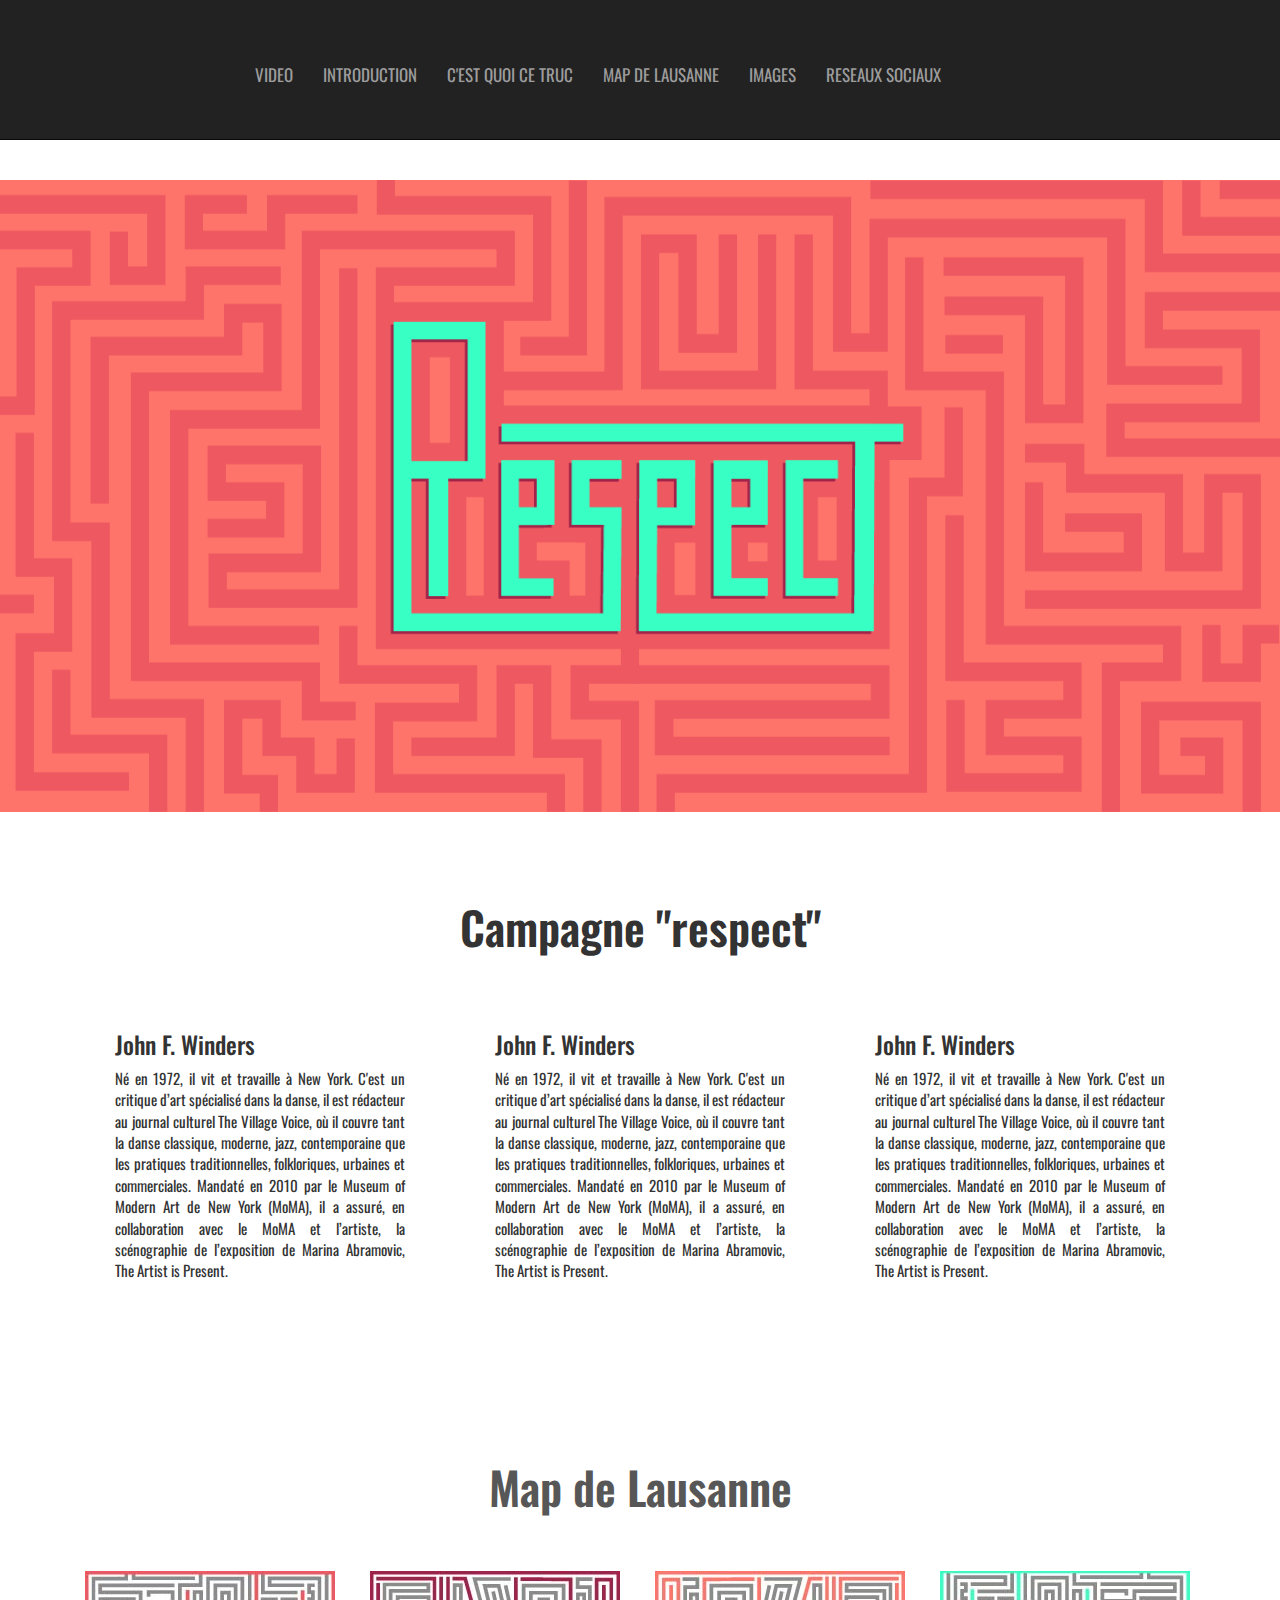
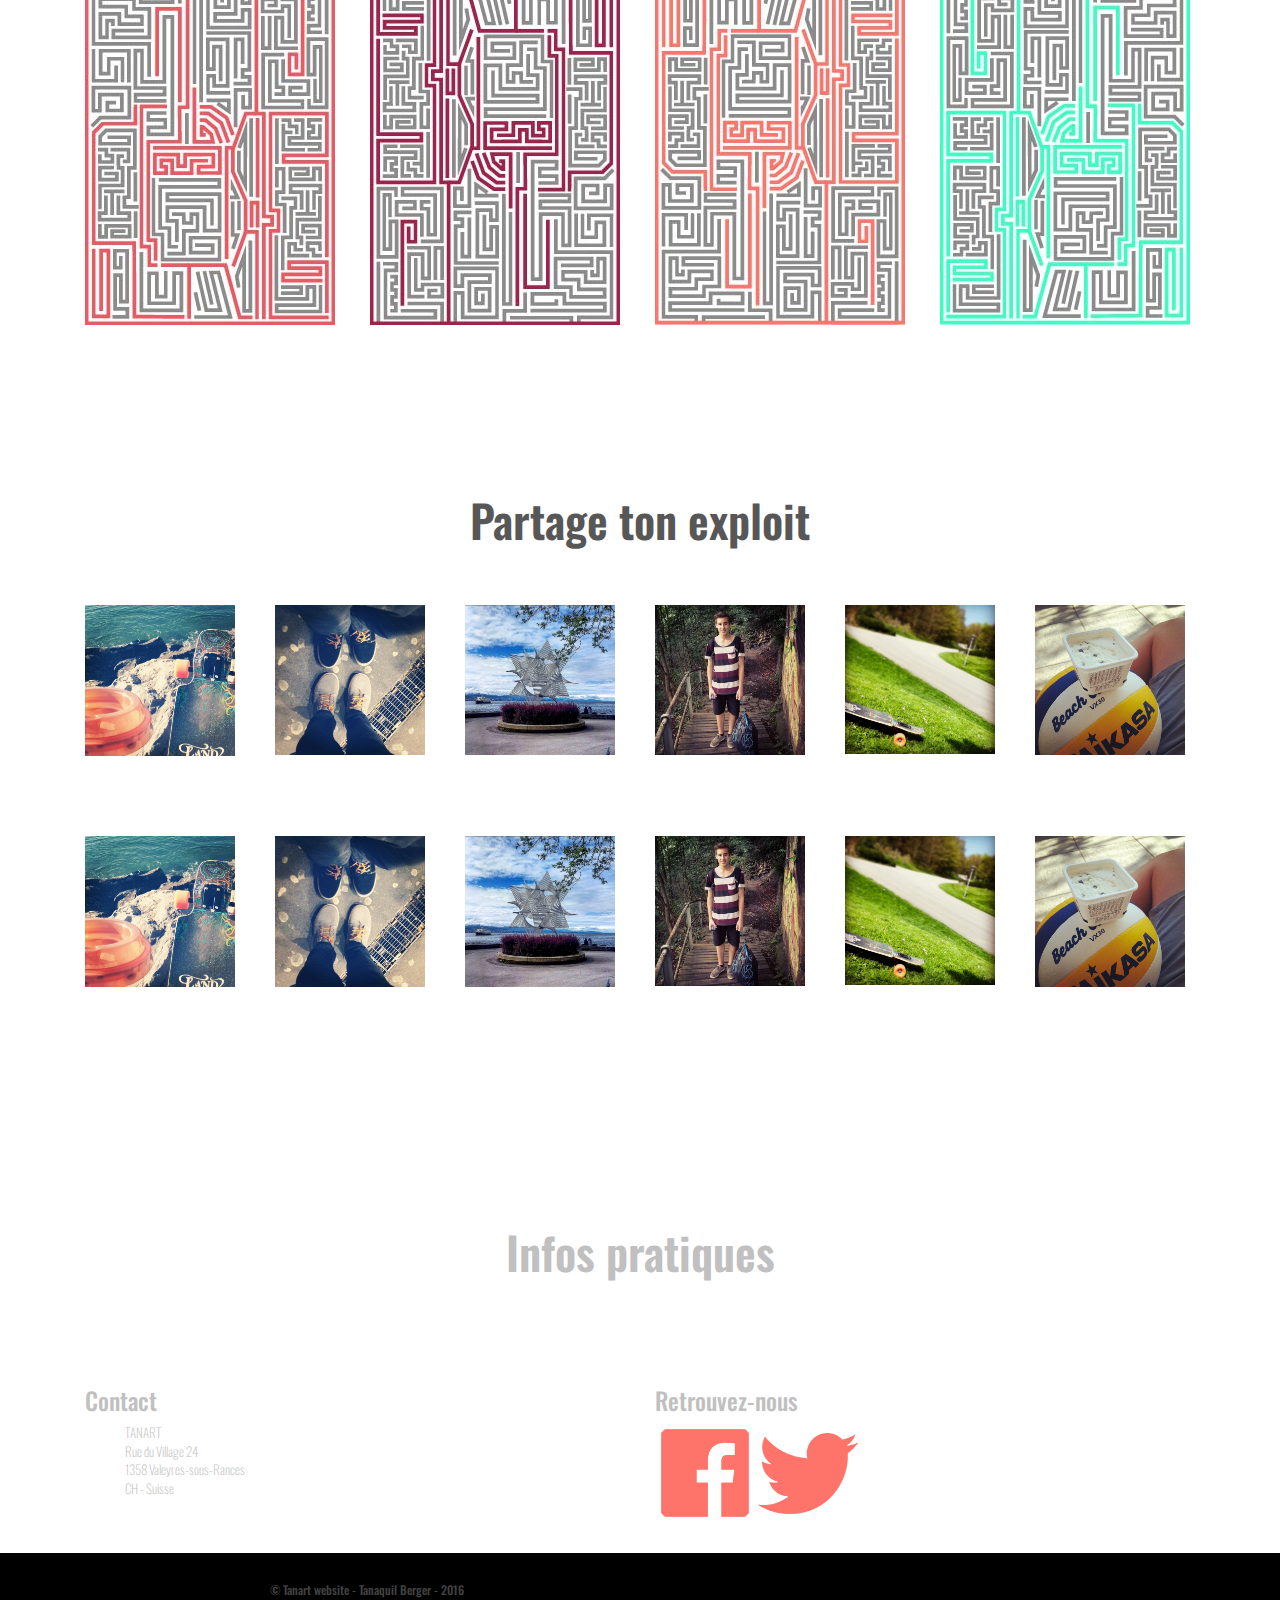
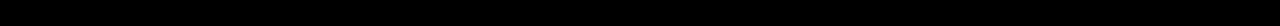
<file: 02_site/bootstrap-travail/index.html>
<!DOCTYPE html>
<html lang="fr">
  <head>
    <meta charset="utf-8">
    <meta http-equiv="X-UA-Compatible" content="IE=edge">
    <meta name="viewport" content="width=device-width, initial-scale=1">
    <!-- The above 3 meta tags *must* come first in the head; any other head content must come *after* these tags -->
    <title>Lowatt - examen blanc 2017 - TBerger</title>
    <link href='https://fonts.googleapis.com/css?family=Oswald:400,300,700' rel='stylesheet' type='text/css'>
    <!-- Bootstrap -->
    <link href="css/bootstrap.min.css" rel="stylesheet">
    <!-- TATA CSS -->
    <link href="css/style.css" rel="stylesheet">

    <!-- HTML5 shim and Respond.js for IE8 support of HTML5 elements and media queries -->
    <!-- WARNING: Respond.js doesn't work if you view the page via file:// -->
    <!--[if lt IE 9]>
      <script src="https://oss.maxcdn.com/html5shiv/3.7.2/html5shiv.min.js"></script>
      <script src="https://oss.maxcdn.com/respond/1.4.2/respond.min.js"></script>
    <![endif]-->
  </head>

  <body>
  <nav class="navbar navbar-inverse navbar-fixed-top">
    <div class="header">
  <div class="container-fluid">
    <!-- Navigation responsive ! -->
    <div class="navbar-header">
      <button type="button" class="navbar-toggle collapsed" data-toggle="collapse" data-target="#bs-example-navbar-collapse-1" aria-expanded="false">
        <span class="sr-only">Toggle navigation</span>
        <span class="icon-bar"></span>
        <span class="icon-bar"></span>
        <span class="icon-bar"></span>
      </button>
    </div>


    <!-- Collect the nav links, forms, and other content for toggling -->
    <div class="collapse navbar-collapse" id="bs-example-navbar-collapse-1">
        <ul class="nav navbar-nav">
          <li><a href="#video">VIDEO</a></li>
          <li><a href="#campagne">INTRODUCTION</a></li>
          <li><a href="#cquoi">C'EST QUOI CE TRUC</a></li>
          <li><a href="#map">MAP DE LAUSANNE</a></li>
          <li><a href="#images">IMAGES</a>
          <li><a href="#rs">RESEAUX SOCIAUX</a></li>
      </ul>
    </div><!-- /.navbar-collapse -->
  </div><!-- /.container-fluid -->
</div><!-- /fin header/-->
</nav>


<div id="introduction">
    <div class="row">
    <img src="img/header.png">
  </div>
</div>






<div id="campagne">
  <div class="campagne">
    <div class="row">
      <div class="container">
    <h1>Campagne "respect"</h1>
    <div class="col-sm-4">
          <div class="caption">
            <h3>John F. Winders</h3>
            <p>Né en 1972, il vit et travaille à New York. C'est un critique d’art spécialisé dans la danse, il est rédacteur au journal culturel The Village Voice, où il couvre tant la danse classique, moderne, jazz, contemporaine que les pratiques traditionnelles, folkloriques, urbaines et commerciales. Mandaté en 2010 par le Museum of Modern Art de New York (MoMA), il a assuré, en collaboration avec le MoMA et l’artiste, la scénographie de l’exposition de Marina Abramovic, The Artist is Present.</p>
          </div>
    </div>


<div class="col-sm-4">
          <div class="caption">
            <h3>John F. Winders</h3>
            <p>Né en 1972, il vit et travaille à New York. C'est un critique d’art spécialisé dans la danse, il est rédacteur au journal culturel The Village Voice, où il couvre tant la danse classique, moderne, jazz, contemporaine que les pratiques traditionnelles, folkloriques, urbaines et commerciales. Mandaté en 2010 par le Museum of Modern Art de New York (MoMA), il a assuré, en collaboration avec le MoMA et l’artiste, la scénographie de l’exposition de Marina Abramovic, The Artist is Present.</p>
          </div>
    </div>


<div class="col-sm-4">
          <div class="caption">
            <h3>John F. Winders</h3>
            <p>Né en 1972, il vit et travaille à New York. C'est un critique d’art spécialisé dans la danse, il est rédacteur au journal culturel The Village Voice, où il couvre tant la danse classique, moderne, jazz, contemporaine que les pratiques traditionnelles, folkloriques, urbaines et commerciales. Mandaté en 2010 par le Museum of Modern Art de New York (MoMA), il a assuré, en collaboration avec le MoMA et l’artiste, la scénographie de l’exposition de Marina Abramovic, The Artist is Present.</p>
          </div>
    </div>
  </div>
  </div>
</div>
</div>


<div id="map">
  <div class="map">
    <div class="container">
    <div class="row">
      <h1>Map de Lausanne</h1>

      <div class="col-sm-3">
        <div class="hovereffect">
        <img src="img/affiche_1.jpg" width="250">
        <div class="overlay">
          <h2>Montbenon</h2>
                  <p> 
                    <a href="#">Télécharger la map</a>
                  </p> 
      </div>
    </div>
    </div>


      <div class="col-sm-3">
        <div class="hovereffect">
        <img src="img/affiche_2.jpg" width="250">
        <div class="overlay">
          <h2>Montbenon</h2>
                  <p> 
                    <a href="#">Télécharger la map</a>
                  </p> 
        </div>
      </div>
      </div>


      <div class="col-sm-3">
        <div class="hovereffect">
        <img src="img/affiche_3.jpg" width="250">
        <div class="overlay">
          <h2>Montbenon</h2>
                  <p> 
                    <a href="#">Télécharger la map</a>
                  </p> 
        </div>
      </div>
      </div>


      <div class="col-sm-3">
        <div class="hovereffect">
        <img src="img/affiche_4.jpg" width="250">
        <div class="overlay">
          <h2>Montbenon</h2>
                  <p> 
                    <a href="#">Télécharger la map</a>
                  </p> 
        </div>
      </div>
      </div>

      </div>
    </div>
    </div>
  </div>
  </div>




<div id="images">
  <div class="images">
    <div class="row">
      <div class="container">
    <h1>Partage ton exploit</h1>

    <div class="col-md-2">
        <img src="img/01_rs.png">
    </div>

    <div class="col-md-2">
        <img src="img/02_rs.png">
    </div>

    <div class="col-md-2">
        <img src="img/03_rs.png">
    </div>

    <div class="col-md-2">
        <img src="img/04_rs.png">
    </div>

    <div class="col-md-2">
        <img src="img/05_rs.png">
    </div>

    <div class="col-md-2">
        <img src="img/06_rs.png">
    </div>
  </div>

  <div class="row">
      <div class="container">

     <div class="col-md-2">
        <img src="img/01_rs.png">
    </div>

    <div class="col-md-2">
        <img src="img/02_rs.png">
    </div>

    <div class="col-md-2">
        <img src="img/03_rs.png">
    </div>

    <div class="col-md-2">
        <img src="img/04_rs.png">
    </div>

    <div class="col-md-2">
        <img src="img/05_rs.png">
    </div>

    <div class="col-md-2">
        <img src="img/06_rs.png">
    </div>
</div>

</div>
</div>
</div>

  

<div class="fin">
  <div class="container">
  <div class="row">
    <h1>Infos pratiques</h1>

    <div class="col-sm-6">
    <h3>Contact</h3>
    <ul>
      <li>TANART</li>
      <li>Rue du Village 24</li>
      <li>1358 Valeyres-sous-Rances</li>
      <li>CH - Suisse</li>
    </ul>
    </div>

  

    <div class="col-sm-6">
      <div class="rs">
    <h3>Retrouvez-nous</h3>
    <a href="https://www.facebook.com/" target="_blank"><img src="img/rs_facebook_logo.png"></a>
    <a href="https://vimeo.com/tanaquilberger" target="_blank"><img src="img/rs_twitter_logo.png"></a>
  </li>
    </div>
</div>

  </div><!-- Fin de la classe "row"-->
  </div><!-- Fin de la classe "container"-->
</div><!-- Fin de la classe "fin"-->

<footer>
  <h6>© Tanart website - Tanaquil Berger - 2016</h6>
</footer>



    <!-- jQuery (necessary for Bootstrap's JavaScript plugins) -->
    <script src="https://ajax.googleapis.com/ajax/libs/jquery/1.11.3/jquery.min.js"></script>
    <!-- Include all compiled plugins (below), or include individual files as needed -->
    <script src="js/bootstrap.min.js"></script>
    <script src="js/script.js"></script><!-- http://jsfiddle.net/gionaf/2YfzC/ code pour la transition des ancres de mon site-->

  </body>
</html>
</file>
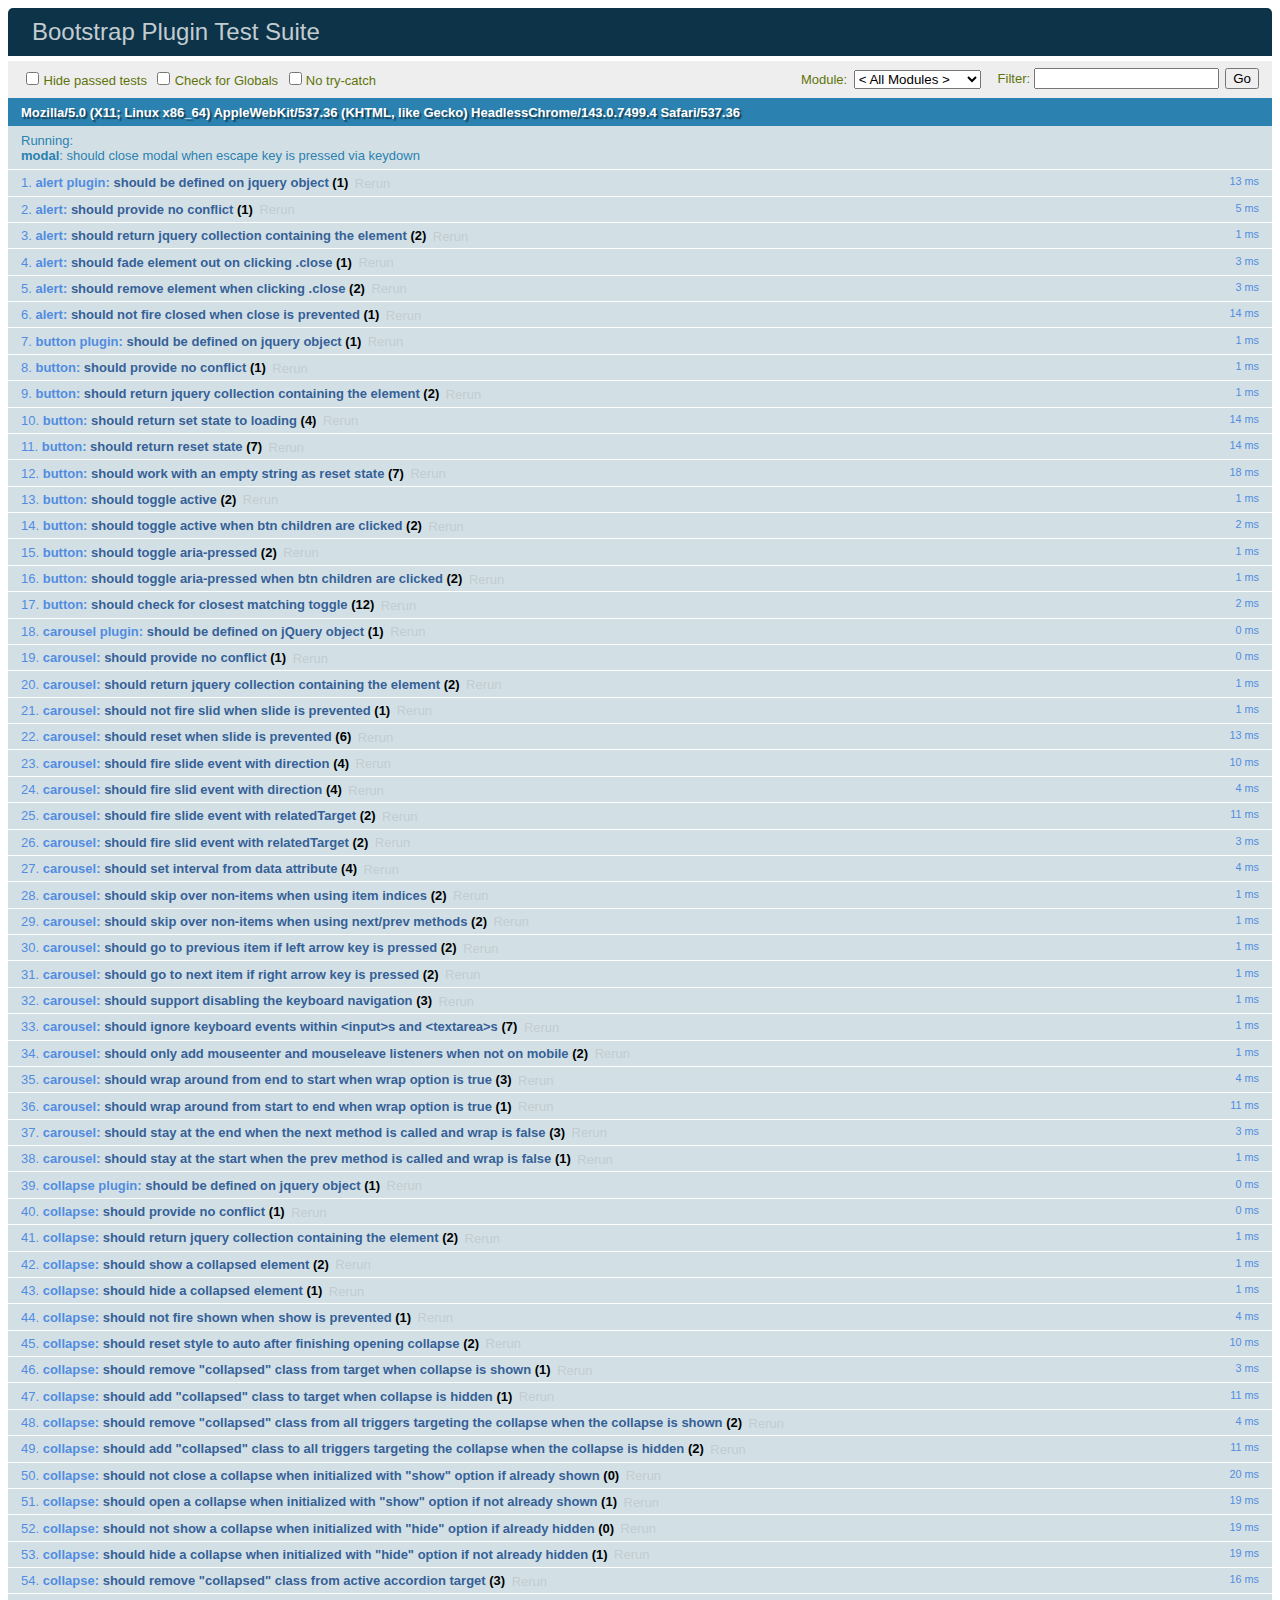
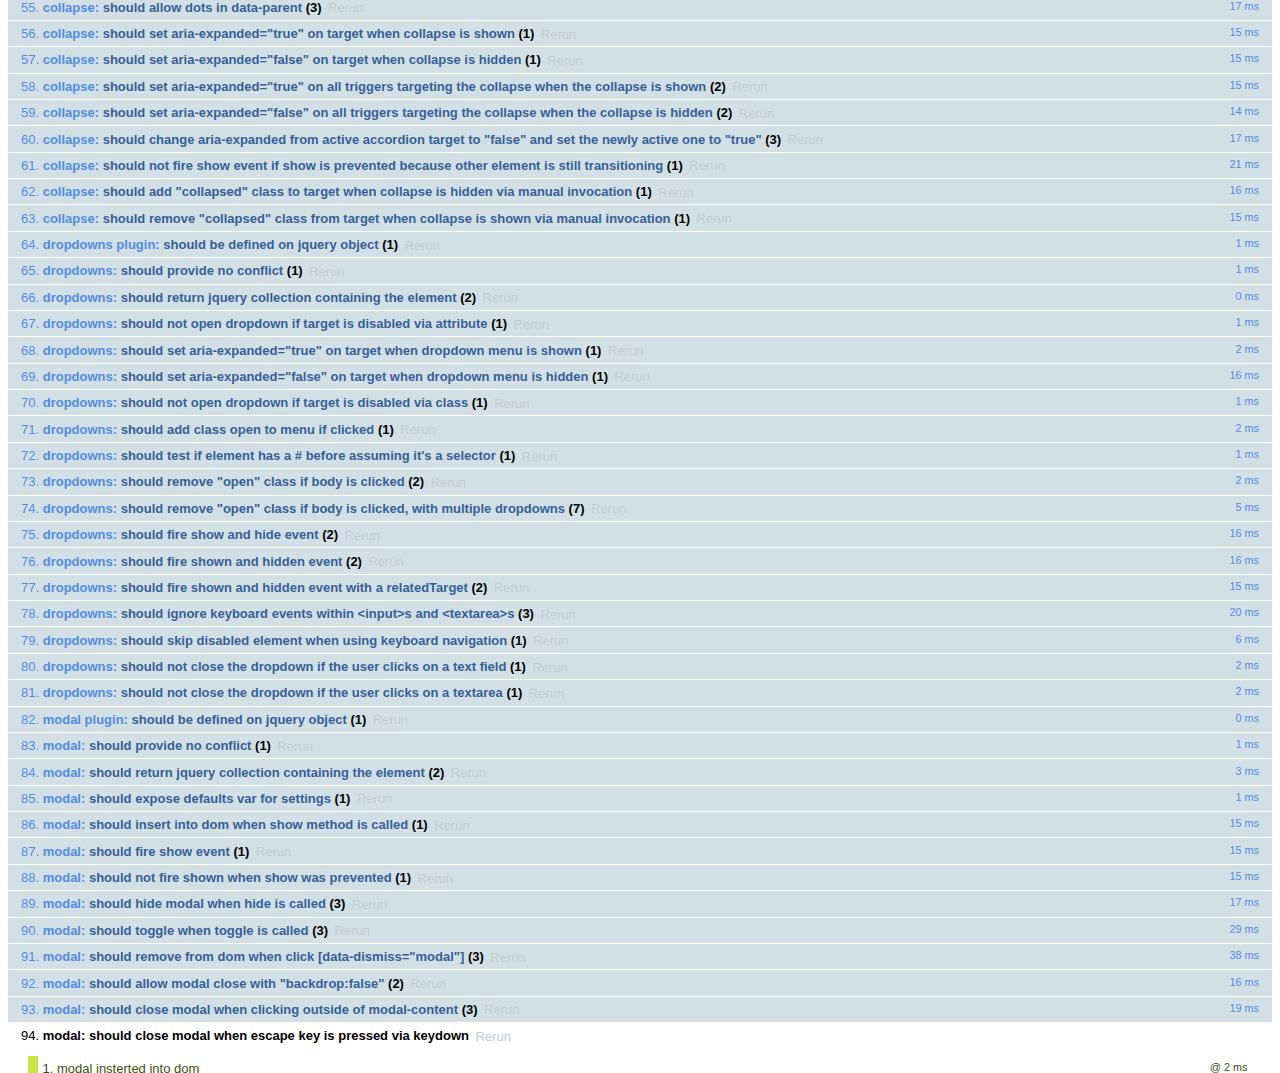
<file: 02_site/bootstrap/js/tests/index.html>
<!DOCTYPE html>
<html>
  <head>
    <meta charset="utf-8">
    <title>Bootstrap Plugin Test Suite</title>
    <meta name="viewport" content="width=device-width, initial-scale=1">

    <!-- jQuery -->
    <script src="vendor/jquery.min.js"></script>
    <script>
      // Disable jQuery event aliases to ensure we don't accidentally use any of them
      (function () {
        var eventAliases = [
          'blur',
          'focus',
          'focusin',
          'focusout',
          'load',
          'resize',
          'scroll',
          'unload',
          'click',
          'dblclick',
          'mousedown',
          'mouseup',
          'mousemove',
          'mouseover',
          'mouseout',
          'mouseenter',
          'mouseleave',
          'change',
          'select',
          'submit',
          'keydown',
          'keypress',
          'keyup',
          'error',
          'contextmenu',
          'hover',
          'bind',
          'unbind',
          'delegate',
          'undelegate'
        ]
        for (var i = 0; i < eventAliases.length; i++) {
          $.fn[eventAliases[i]] = undefined
        }
      })()
    </script>

    <!-- QUnit -->
    <link rel="stylesheet" href="vendor/qunit.css" media="screen">
    <script src="vendor/qunit.js"></script>
    <script>
      // See https://github.com/axemclion/grunt-saucelabs#test-result-details-with-qunit
      var log = []
      // Require assert.expect in each test
      QUnit.config.requireExpects = true
      QUnit.done(function (testResults) {
        var tests = []
        for (var i = 0, len = log.length; i < len; i++) {
          var details = log[i]
          tests.push({
            name: details.name,
            result: details.result,
            expected: details.expected,
            actual: details.actual,
            source: details.source
          })
        }
        testResults.tests = tests

        window.global_test_results = testResults
      })

      QUnit.testStart(function (testDetails) {
        $(window).scrollTop(0)
        QUnit.log(function (details) {
          if (!details.result) {
            details.name = testDetails.name
            log.push(details)
          }
        })
      })

      // Cleanup
      QUnit.testDone(function () {
        $('#qunit-fixture').empty()
        $('#modal-test, .modal-backdrop').remove()
      })

      // Display fixture on-screen on iOS to avoid false positives
      if (/iPhone|iPad|iPod/.test(navigator.userAgent)) {
        QUnit.begin(function() {
          $('#qunit-fixture').css({ top: 0, left: 0 })
        })

        QUnit.done(function () {
          $('#qunit-fixture').css({ top: '', left: '' })
        })
      }

      // Disable deprecated global QUnit method aliases in preparation for QUnit v2
      (function () {
        var methodNames = [
          'async',
          'asyncTest',
          'deepEqual',
          'equal',
          'expect',
          'module',
          'notDeepEqual',
          'notEqual',
          'notPropEqual',
          'notStrictEqual',
          'ok',
          'propEqual',
          'push',
          'start',
          'stop',
          'strictEqual',
          'test',
          'throws'
        ];
        for (var i = 0; i < methodNames.length; i++) {
          var methodName = methodNames[i];
          window[methodName] = undefined;
        }
      })();
    </script>

    <!-- Plugin sources -->
    <script>$.support.transition = false</script>
    <script src="../../js/alert.js"></script>
    <script src="../../js/button.js"></script>
    <script src="../../js/carousel.js"></script>
    <script src="../../js/collapse.js"></script>
    <script src="../../js/dropdown.js"></script>
    <script src="../../js/modal.js"></script>
    <script src="../../js/scrollspy.js"></script>
    <script src="../../js/tab.js"></script>
    <script src="../../js/tooltip.js"></script>
    <script src="../../js/popover.js"></script>
    <script src="../../js/affix.js"></script>

    <!-- Unit tests -->
    <script src="unit/alert.js"></script>
    <script src="unit/button.js"></script>
    <script src="unit/carousel.js"></script>
    <script src="unit/collapse.js"></script>
    <script src="unit/dropdown.js"></script>
    <script src="unit/modal.js"></script>
    <script src="unit/scrollspy.js"></script>
    <script src="unit/tab.js"></script>
    <script src="unit/tooltip.js"></script>
    <script src="unit/popover.js"></script>
    <script src="unit/affix.js"></script>

  </head>
  <body>
    <div id="qunit-container">
      <div id="qunit"></div>
      <div id="qunit-fixture"></div>
    </div>
  </body>
</html>
</file>
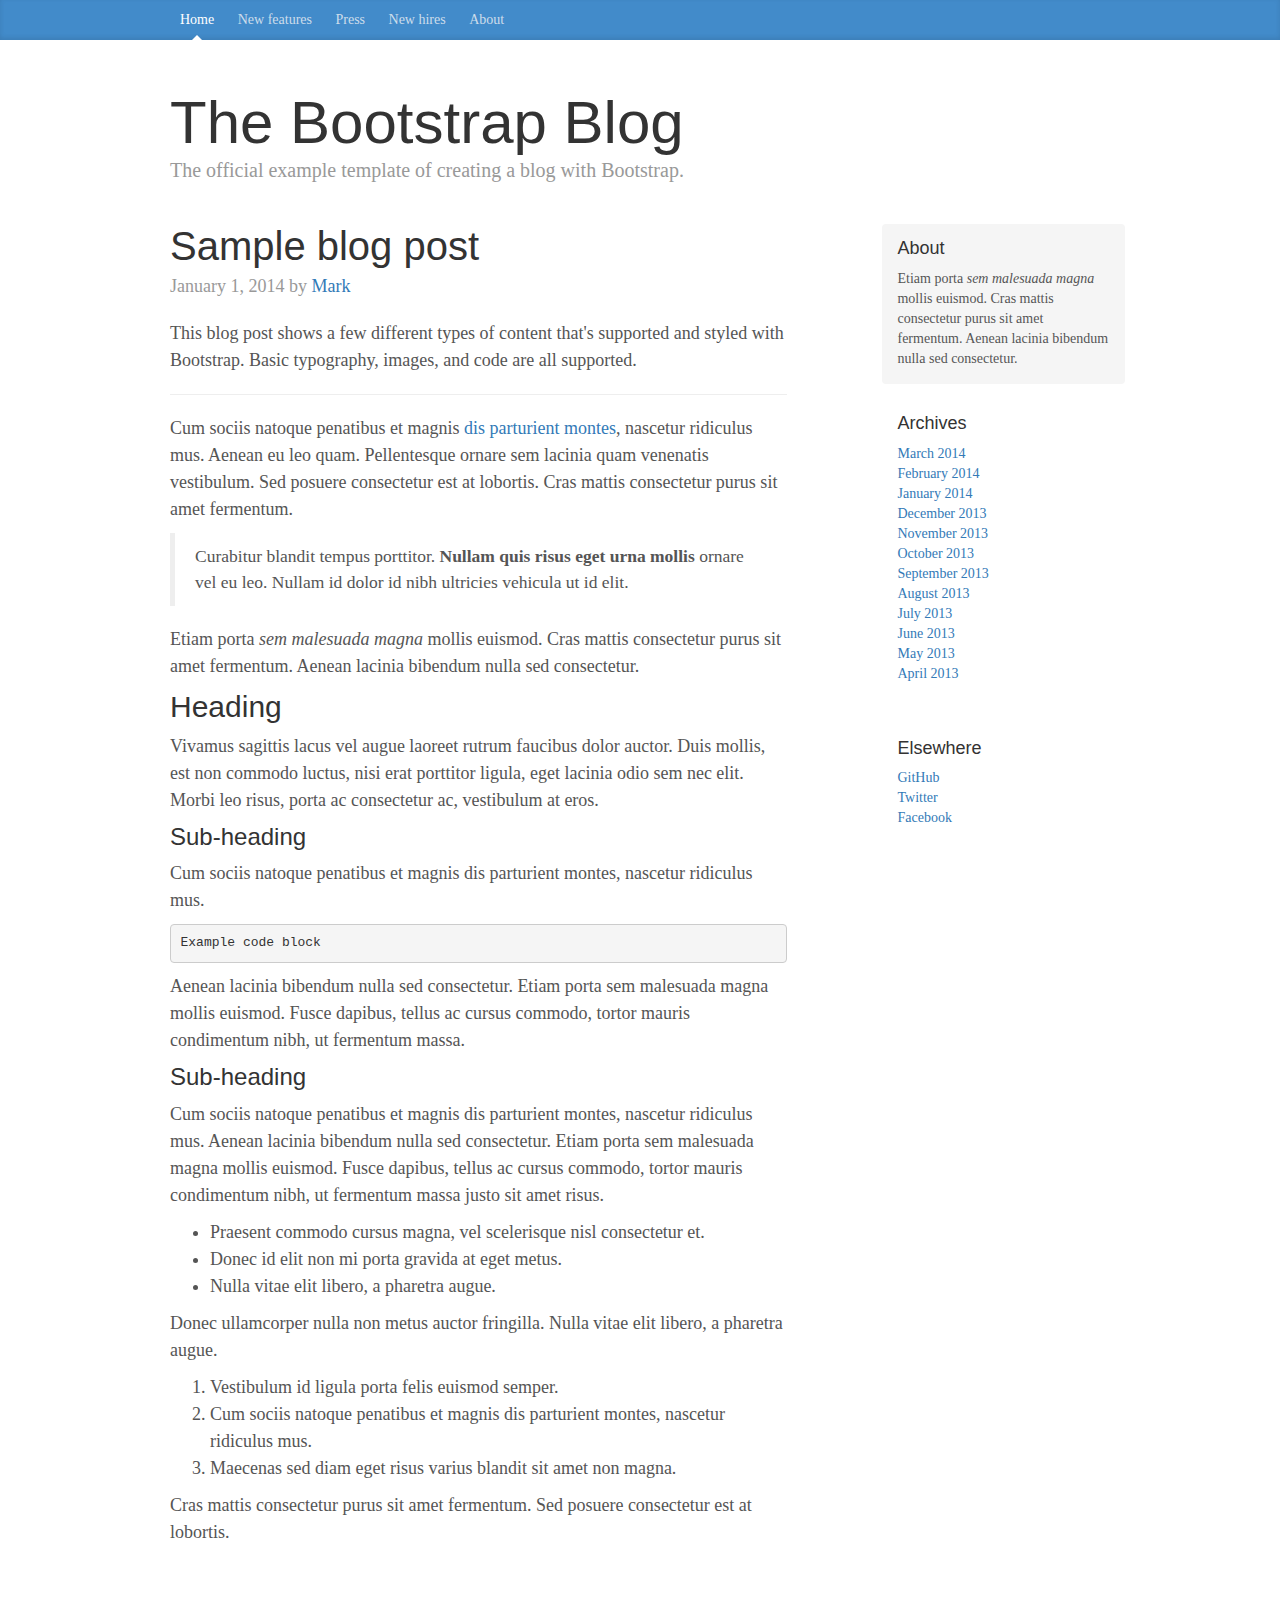
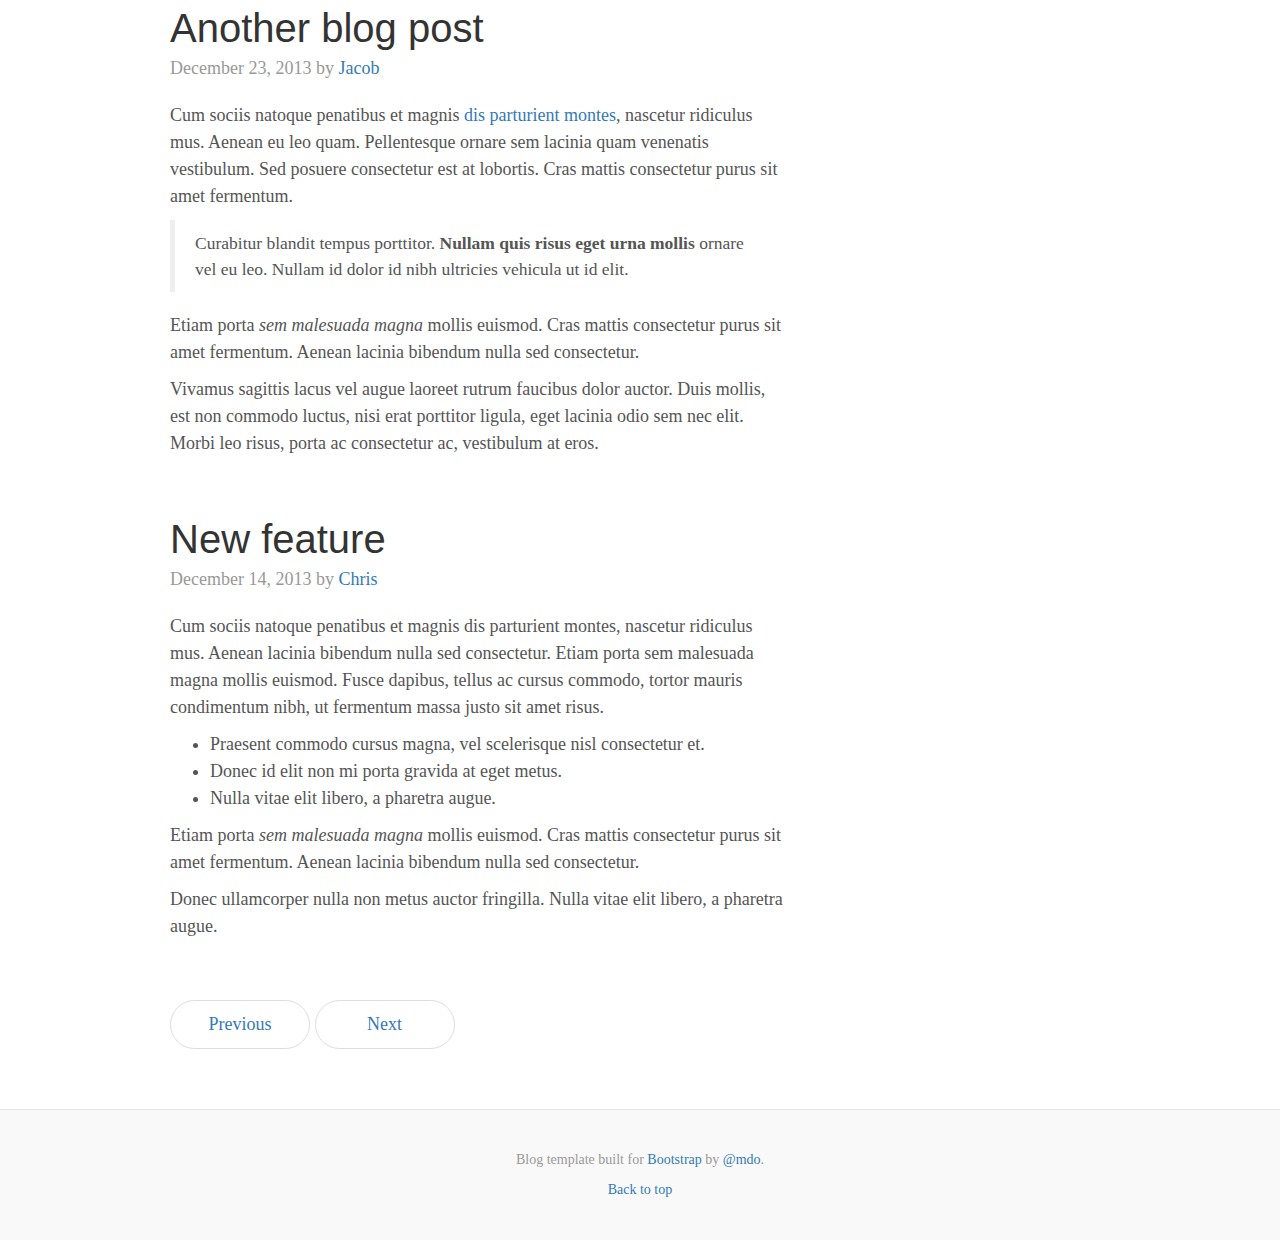
<file: 02_site/bootstrap/docs/examples/blog/index.html>
<!DOCTYPE html>
<html lang="en">
  <head>
    <meta charset="utf-8">
    <meta http-equiv="X-UA-Compatible" content="IE=edge">
    <meta name="viewport" content="width=device-width, initial-scale=1">
    <!-- The above 3 meta tags *must* come first in the head; any other head content must come *after* these tags -->
    <meta name="description" content="">
    <meta name="author" content="">
    <link rel="icon" href="../../favicon.ico">

    <title>Blog Template for Bootstrap</title>

    <!-- Bootstrap core CSS -->
    <link href="../../dist/css/bootstrap.min.css" rel="stylesheet">

    <!-- IE10 viewport hack for Surface/desktop Windows 8 bug -->
    <link href="../../assets/css/ie10-viewport-bug-workaround.css" rel="stylesheet">

    <!-- Custom styles for this template -->
    <link href="blog.css" rel="stylesheet">

    <!-- Just for debugging purposes. Don't actually copy these 2 lines! -->
    <!--[if lt IE 9]><script src="../../assets/js/ie8-responsive-file-warning.js"></script><![endif]-->
    <script src="../../assets/js/ie-emulation-modes-warning.js"></script>

    <!-- HTML5 shim and Respond.js for IE8 support of HTML5 elements and media queries -->
    <!--[if lt IE 9]>
      <script src="https://oss.maxcdn.com/html5shiv/3.7.2/html5shiv.min.js"></script>
      <script src="https://oss.maxcdn.com/respond/1.4.2/respond.min.js"></script>
    <![endif]-->
  </head>

  <body>

    <div class="blog-masthead">
      <div class="container">
        <nav class="blog-nav">
          <a class="blog-nav-item active" href="#">Home</a>
          <a class="blog-nav-item" href="#">New features</a>
          <a class="blog-nav-item" href="#">Press</a>
          <a class="blog-nav-item" href="#">New hires</a>
          <a class="blog-nav-item" href="#">About</a>
        </nav>
      </div>
    </div>

    <div class="container">

      <div class="blog-header">
        <h1 class="blog-title">The Bootstrap Blog</h1>
        <p class="lead blog-description">The official example template of creating a blog with Bootstrap.</p>
      </div>

      <div class="row">

        <div class="col-sm-8 blog-main">

          <div class="blog-post">
            <h2 class="blog-post-title">Sample blog post</h2>
            <p class="blog-post-meta">January 1, 2014 by <a href="#">Mark</a></p>

            <p>This blog post shows a few different types of content that's supported and styled with Bootstrap. Basic typography, images, and code are all supported.</p>
            <hr>
            <p>Cum sociis natoque penatibus et magnis <a href="#">dis parturient montes</a>, nascetur ridiculus mus. Aenean eu leo quam. Pellentesque ornare sem lacinia quam venenatis vestibulum. Sed posuere consectetur est at lobortis. Cras mattis consectetur purus sit amet fermentum.</p>
            <blockquote>
              <p>Curabitur blandit tempus porttitor. <strong>Nullam quis risus eget urna mollis</strong> ornare vel eu leo. Nullam id dolor id nibh ultricies vehicula ut id elit.</p>
            </blockquote>
            <p>Etiam porta <em>sem malesuada magna</em> mollis euismod. Cras mattis consectetur purus sit amet fermentum. Aenean lacinia bibendum nulla sed consectetur.</p>
            <h2>Heading</h2>
            <p>Vivamus sagittis lacus vel augue laoreet rutrum faucibus dolor auctor. Duis mollis, est non commodo luctus, nisi erat porttitor ligula, eget lacinia odio sem nec elit. Morbi leo risus, porta ac consectetur ac, vestibulum at eros.</p>
            <h3>Sub-heading</h3>
            <p>Cum sociis natoque penatibus et magnis dis parturient montes, nascetur ridiculus mus.</p>
            <pre><code>Example code block</code></pre>
            <p>Aenean lacinia bibendum nulla sed consectetur. Etiam porta sem malesuada magna mollis euismod. Fusce dapibus, tellus ac cursus commodo, tortor mauris condimentum nibh, ut fermentum massa.</p>
            <h3>Sub-heading</h3>
            <p>Cum sociis natoque penatibus et magnis dis parturient montes, nascetur ridiculus mus. Aenean lacinia bibendum nulla sed consectetur. Etiam porta sem malesuada magna mollis euismod. Fusce dapibus, tellus ac cursus commodo, tortor mauris condimentum nibh, ut fermentum massa justo sit amet risus.</p>
            <ul>
              <li>Praesent commodo cursus magna, vel scelerisque nisl consectetur et.</li>
              <li>Donec id elit non mi porta gravida at eget metus.</li>
              <li>Nulla vitae elit libero, a pharetra augue.</li>
            </ul>
            <p>Donec ullamcorper nulla non metus auctor fringilla. Nulla vitae elit libero, a pharetra augue.</p>
            <ol>
              <li>Vestibulum id ligula porta felis euismod semper.</li>
              <li>Cum sociis natoque penatibus et magnis dis parturient montes, nascetur ridiculus mus.</li>
              <li>Maecenas sed diam eget risus varius blandit sit amet non magna.</li>
            </ol>
            <p>Cras mattis consectetur purus sit amet fermentum. Sed posuere consectetur est at lobortis.</p>
          </div><!-- /.blog-post -->

          <div class="blog-post">
            <h2 class="blog-post-title">Another blog post</h2>
            <p class="blog-post-meta">December 23, 2013 by <a href="#">Jacob</a></p>

            <p>Cum sociis natoque penatibus et magnis <a href="#">dis parturient montes</a>, nascetur ridiculus mus. Aenean eu leo quam. Pellentesque ornare sem lacinia quam venenatis vestibulum. Sed posuere consectetur est at lobortis. Cras mattis consectetur purus sit amet fermentum.</p>
            <blockquote>
              <p>Curabitur blandit tempus porttitor. <strong>Nullam quis risus eget urna mollis</strong> ornare vel eu leo. Nullam id dolor id nibh ultricies vehicula ut id elit.</p>
            </blockquote>
            <p>Etiam porta <em>sem malesuada magna</em> mollis euismod. Cras mattis consectetur purus sit amet fermentum. Aenean lacinia bibendum nulla sed consectetur.</p>
            <p>Vivamus sagittis lacus vel augue laoreet rutrum faucibus dolor auctor. Duis mollis, est non commodo luctus, nisi erat porttitor ligula, eget lacinia odio sem nec elit. Morbi leo risus, porta ac consectetur ac, vestibulum at eros.</p>
          </div><!-- /.blog-post -->

          <div class="blog-post">
            <h2 class="blog-post-title">New feature</h2>
            <p class="blog-post-meta">December 14, 2013 by <a href="#">Chris</a></p>

            <p>Cum sociis natoque penatibus et magnis dis parturient montes, nascetur ridiculus mus. Aenean lacinia bibendum nulla sed consectetur. Etiam porta sem malesuada magna mollis euismod. Fusce dapibus, tellus ac cursus commodo, tortor mauris condimentum nibh, ut fermentum massa justo sit amet risus.</p>
            <ul>
              <li>Praesent commodo cursus magna, vel scelerisque nisl consectetur et.</li>
              <li>Donec id elit non mi porta gravida at eget metus.</li>
              <li>Nulla vitae elit libero, a pharetra augue.</li>
            </ul>
            <p>Etiam porta <em>sem malesuada magna</em> mollis euismod. Cras mattis consectetur purus sit amet fermentum. Aenean lacinia bibendum nulla sed consectetur.</p>
            <p>Donec ullamcorper nulla non metus auctor fringilla. Nulla vitae elit libero, a pharetra augue.</p>
          </div><!-- /.blog-post -->

          <nav>
            <ul class="pager">
              <li><a href="#">Previous</a></li>
              <li><a href="#">Next</a></li>
            </ul>
          </nav>

        </div><!-- /.blog-main -->

        <div class="col-sm-3 col-sm-offset-1 blog-sidebar">
          <div class="sidebar-module sidebar-module-inset">
            <h4>About</h4>
            <p>Etiam porta <em>sem malesuada magna</em> mollis euismod. Cras mattis consectetur purus sit amet fermentum. Aenean lacinia bibendum nulla sed consectetur.</p>
          </div>
          <div class="sidebar-module">
            <h4>Archives</h4>
            <ol class="list-unstyled">
              <li><a href="#">March 2014</a></li>
              <li><a href="#">February 2014</a></li>
              <li><a href="#">January 2014</a></li>
              <li><a href="#">December 2013</a></li>
              <li><a href="#">November 2013</a></li>
              <li><a href="#">October 2013</a></li>
              <li><a href="#">September 2013</a></li>
              <li><a href="#">August 2013</a></li>
              <li><a href="#">July 2013</a></li>
              <li><a href="#">June 2013</a></li>
              <li><a href="#">May 2013</a></li>
              <li><a href="#">April 2013</a></li>
            </ol>
          </div>
          <div class="sidebar-module">
            <h4>Elsewhere</h4>
            <ol class="list-unstyled">
              <li><a href="#">GitHub</a></li>
              <li><a href="#">Twitter</a></li>
              <li><a href="#">Facebook</a></li>
            </ol>
          </div>
        </div><!-- /.blog-sidebar -->

      </div><!-- /.row -->

    </div><!-- /.container -->

    <footer class="blog-footer">
      <p>Blog template built for <a href="http://getbootstrap.com">Bootstrap</a> by <a href="https://twitter.com/mdo">@mdo</a>.</p>
      <p>
        <a href="#">Back to top</a>
      </p>
    </footer>


    <!-- Bootstrap core JavaScript
    ================================================== -->
    <!-- Placed at the end of the document so the pages load faster -->
    <script src="https://ajax.googleapis.com/ajax/libs/jquery/1.11.3/jquery.min.js"></script>
    <script>window.jQuery || document.write('<script src="../../assets/js/vendor/jquery.min.js"><\/script>')</script>
    <script src="../../dist/js/bootstrap.min.js"></script>
    <!-- IE10 viewport hack for Surface/desktop Windows 8 bug -->
    <script src="../../assets/js/ie10-viewport-bug-workaround.js"></script>
  </body>
</html>
</file>
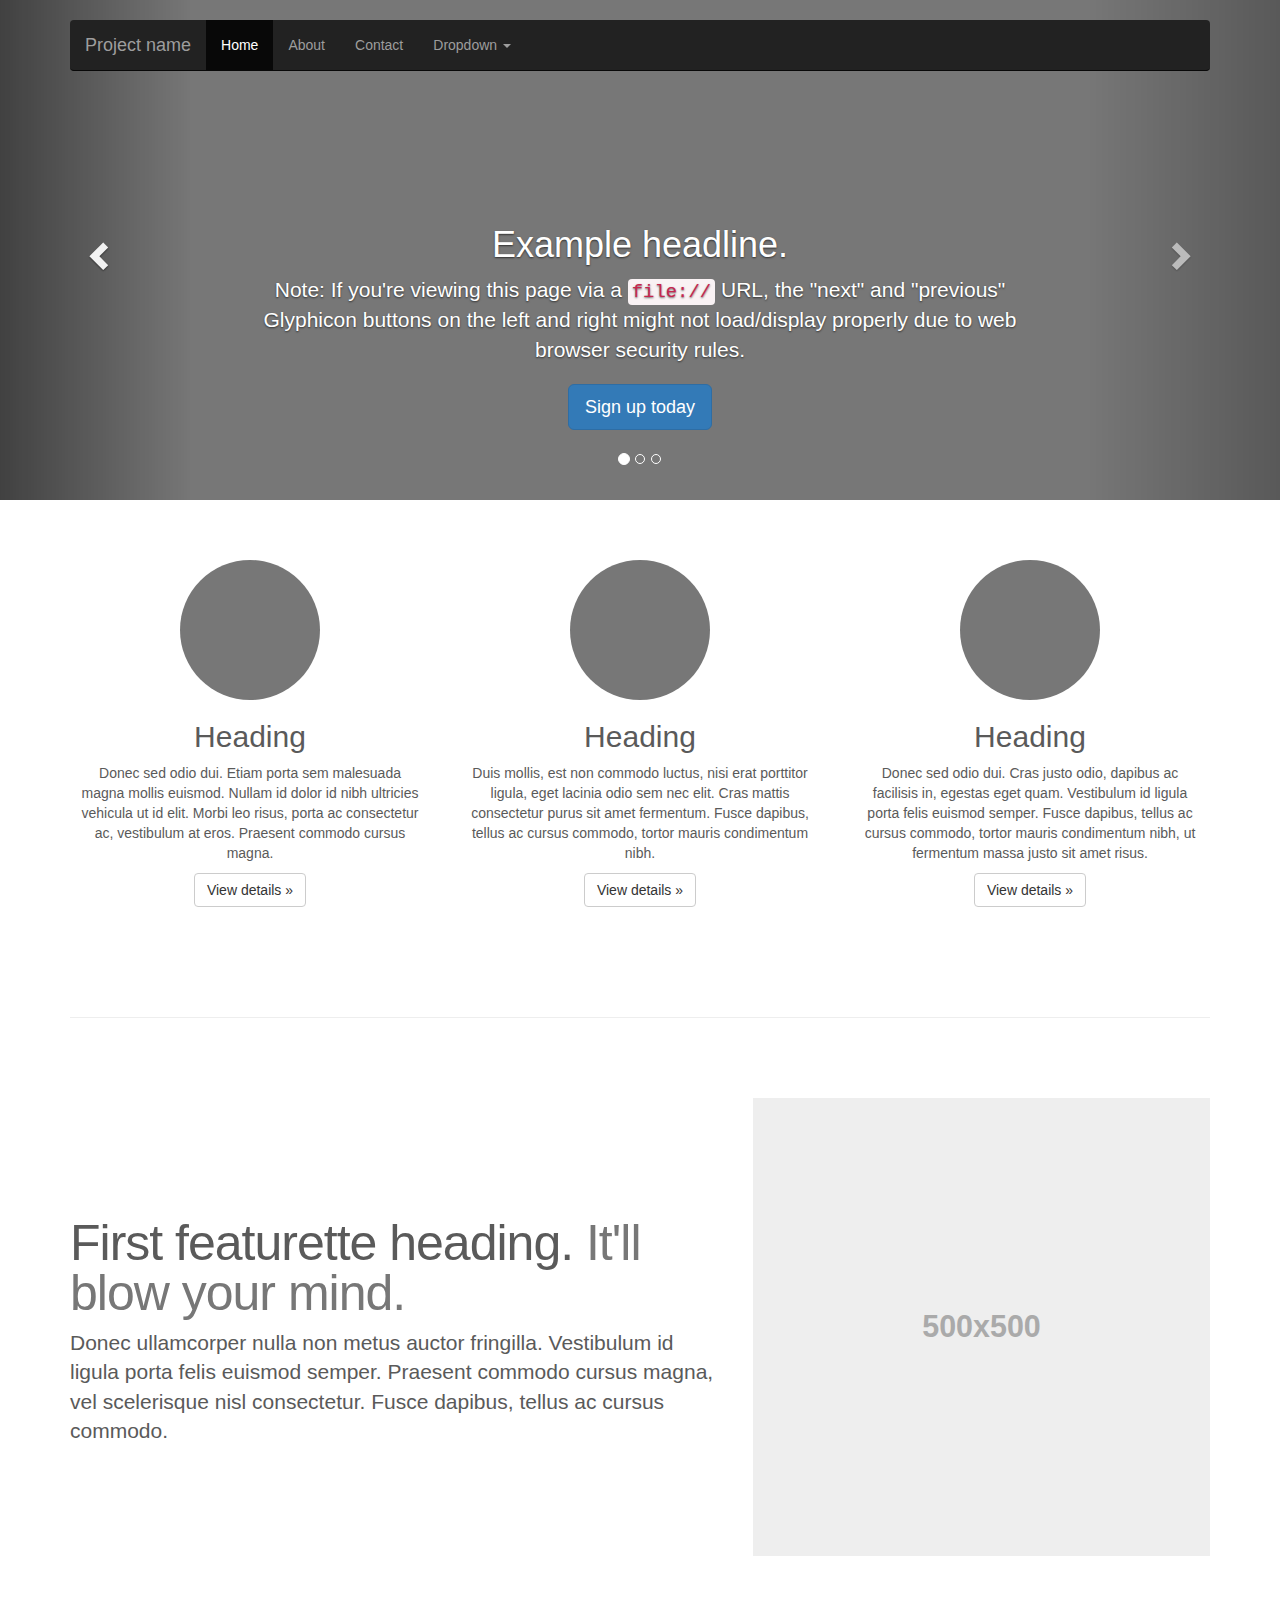
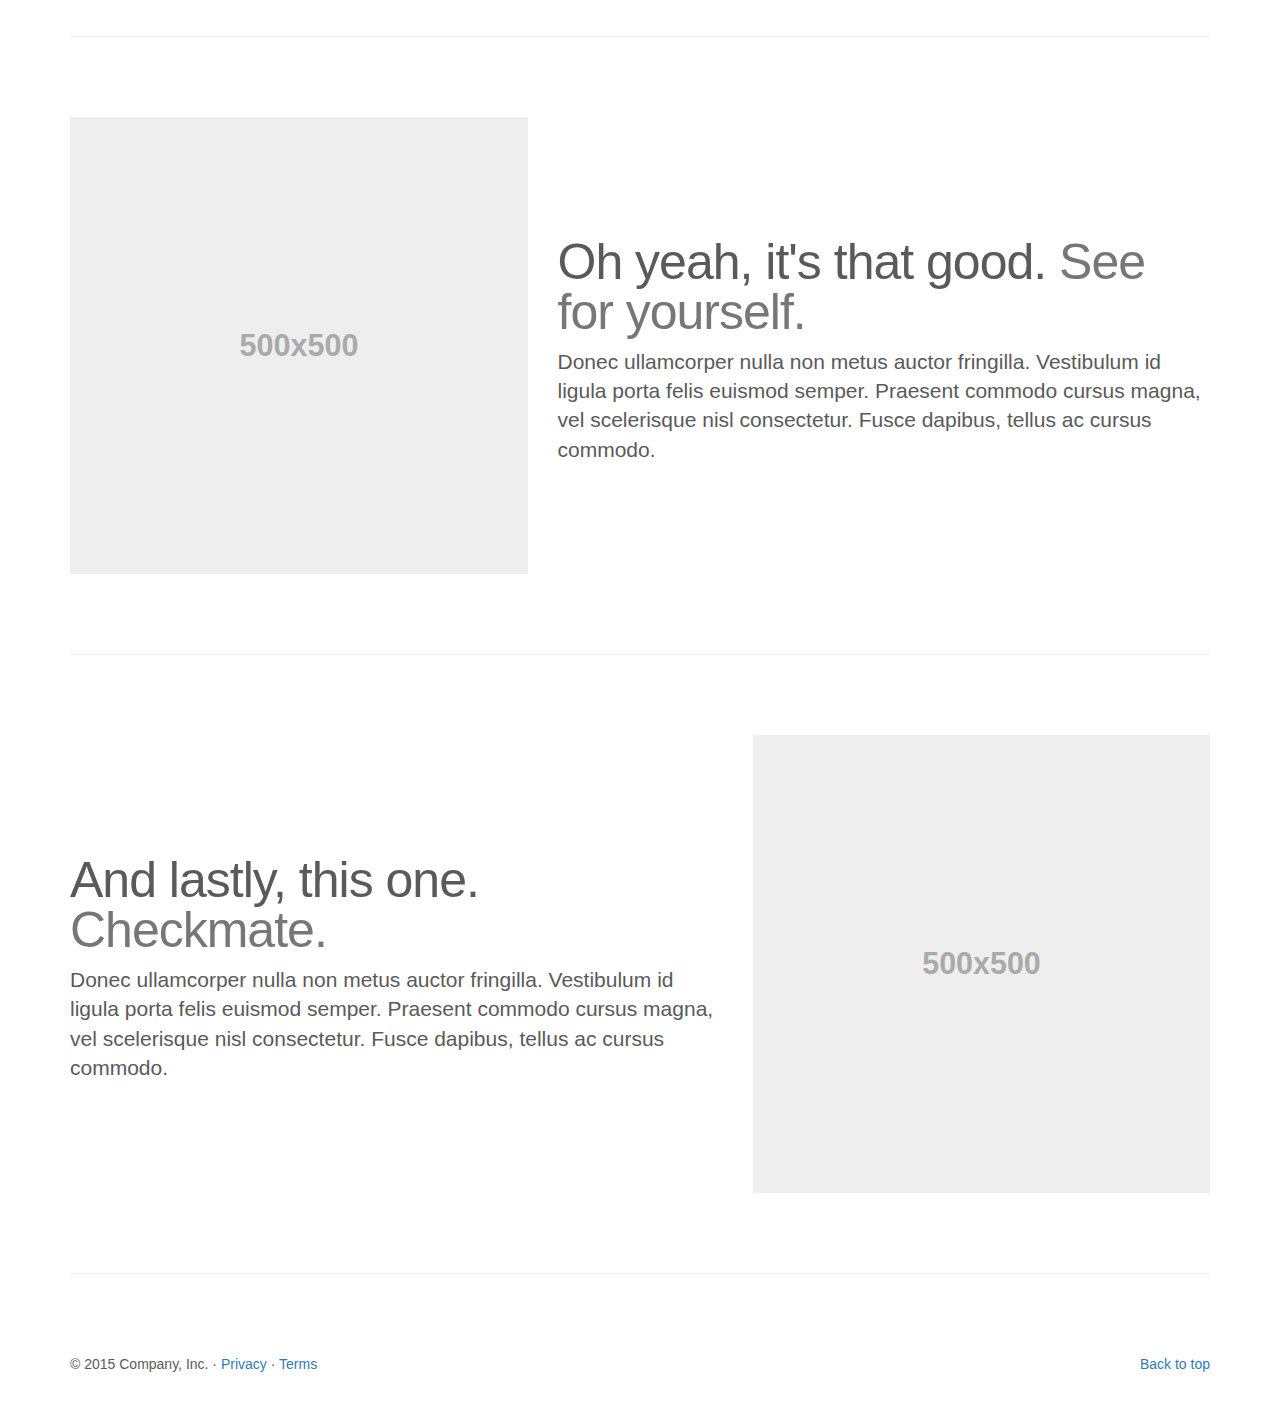
<file: 02_site/bootstrap/docs/examples/carousel/index.html>
<!DOCTYPE html>
<html lang="en">
  <head>
    <meta charset="utf-8">
    <meta http-equiv="X-UA-Compatible" content="IE=edge">
    <meta name="viewport" content="width=device-width, initial-scale=1">
    <!-- The above 3 meta tags *must* come first in the head; any other head content must come *after* these tags -->
    <meta name="description" content="">
    <meta name="author" content="">
    <link rel="icon" href="../../favicon.ico">

    <title>Carousel Template for Bootstrap</title>

    <!-- Bootstrap core CSS -->
    <link href="../../dist/css/bootstrap.min.css" rel="stylesheet">

    <!-- IE10 viewport hack for Surface/desktop Windows 8 bug -->
    <link href="../../assets/css/ie10-viewport-bug-workaround.css" rel="stylesheet">

    <!-- Just for debugging purposes. Don't actually copy these 2 lines! -->
    <!--[if lt IE 9]><script src="../../assets/js/ie8-responsive-file-warning.js"></script><![endif]-->
    <script src="../../assets/js/ie-emulation-modes-warning.js"></script>

    <!-- HTML5 shim and Respond.js for IE8 support of HTML5 elements and media queries -->
    <!--[if lt IE 9]>
      <script src="https://oss.maxcdn.com/html5shiv/3.7.2/html5shiv.min.js"></script>
      <script src="https://oss.maxcdn.com/respond/1.4.2/respond.min.js"></script>
    <![endif]-->

    <!-- Custom styles for this template -->
    <link href="carousel.css" rel="stylesheet">
  </head>
<!-- NAVBAR
================================================== -->
  <body>
    <div class="navbar-wrapper">
      <div class="container">

        <nav class="navbar navbar-inverse navbar-static-top">
          <div class="container">
            <div class="navbar-header">
              <button type="button" class="navbar-toggle collapsed" data-toggle="collapse" data-target="#navbar" aria-expanded="false" aria-controls="navbar">
                <span class="sr-only">Toggle navigation</span>
                <span class="icon-bar"></span>
                <span class="icon-bar"></span>
                <span class="icon-bar"></span>
              </button>
              <a class="navbar-brand" href="#">Project name</a>
            </div>
            <div id="navbar" class="navbar-collapse collapse">
              <ul class="nav navbar-nav">
                <li class="active"><a href="#">Home</a></li>
                <li><a href="#about">About</a></li>
                <li><a href="#contact">Contact</a></li>
                <li class="dropdown">
                  <a href="#" class="dropdown-toggle" data-toggle="dropdown" role="button" aria-haspopup="true" aria-expanded="false">Dropdown <span class="caret"></span></a>
                  <ul class="dropdown-menu">
                    <li><a href="#">Action</a></li>
                    <li><a href="#">Another action</a></li>
                    <li><a href="#">Something else here</a></li>
                    <li role="separator" class="divider"></li>
                    <li class="dropdown-header">Nav header</li>
                    <li><a href="#">Separated link</a></li>
                    <li><a href="#">One more separated link</a></li>
                  </ul>
                </li>
              </ul>
            </div>
          </div>
        </nav>

      </div>
    </div>


    <!-- Carousel
    ================================================== -->
    <div id="myCarousel" class="carousel slide" data-ride="carousel">
      <!-- Indicators -->
      <ol class="carousel-indicators">
        <li data-target="#myCarousel" data-slide-to="0" class="active"></li>
        <li data-target="#myCarousel" data-slide-to="1"></li>
        <li data-target="#myCarousel" data-slide-to="2"></li>
      </ol>
      <div class="carousel-inner" role="listbox">
        <div class="item active">
          <img class="first-slide" src="[data-uri]" alt="First slide">
          <div class="container">
            <div class="carousel-caption">
              <h1>Example headline.</h1>
              <p>Note: If you're viewing this page via a <code>file://</code> URL, the "next" and "previous" Glyphicon buttons on the left and right might not load/display properly due to web browser security rules.</p>
              <p><a class="btn btn-lg btn-primary" href="#" role="button">Sign up today</a></p>
            </div>
          </div>
        </div>
        <div class="item">
          <img class="second-slide" src="[data-uri]" alt="Second slide">
          <div class="container">
            <div class="carousel-caption">
              <h1>Another example headline.</h1>
              <p>Cras justo odio, dapibus ac facilisis in, egestas eget quam. Donec id elit non mi porta gravida at eget metus. Nullam id dolor id nibh ultricies vehicula ut id elit.</p>
              <p><a class="btn btn-lg btn-primary" href="#" role="button">Learn more</a></p>
            </div>
          </div>
        </div>
        <div class="item">
          <img class="third-slide" src="[data-uri]" alt="Third slide">
          <div class="container">
            <div class="carousel-caption">
              <h1>One more for good measure.</h1>
              <p>Cras justo odio, dapibus ac facilisis in, egestas eget quam. Donec id elit non mi porta gravida at eget metus. Nullam id dolor id nibh ultricies vehicula ut id elit.</p>
              <p><a class="btn btn-lg btn-primary" href="#" role="button">Browse gallery</a></p>
            </div>
          </div>
        </div>
      </div>
      <a class="left carousel-control" href="#myCarousel" role="button" data-slide="prev">
        <span class="glyphicon glyphicon-chevron-left" aria-hidden="true"></span>
        <span class="sr-only">Previous</span>
      </a>
      <a class="right carousel-control" href="#myCarousel" role="button" data-slide="next">
        <span class="glyphicon glyphicon-chevron-right" aria-hidden="true"></span>
        <span class="sr-only">Next</span>
      </a>
    </div><!-- /.carousel -->


    <!-- Marketing messaging and featurettes
    ================================================== -->
    <!-- Wrap the rest of the page in another container to center all the content. -->

    <div class="container marketing">

      <!-- Three columns of text below the carousel -->
      <div class="row">
        <div class="col-lg-4">
          <img class="img-circle" src="[data-uri]" alt="Generic placeholder image" width="140" height="140">
          <h2>Heading</h2>
          <p>Donec sed odio dui. Etiam porta sem malesuada magna mollis euismod. Nullam id dolor id nibh ultricies vehicula ut id elit. Morbi leo risus, porta ac consectetur ac, vestibulum at eros. Praesent commodo cursus magna.</p>
          <p><a class="btn btn-default" href="#" role="button">View details &raquo;</a></p>
        </div><!-- /.col-lg-4 -->
        <div class="col-lg-4">
          <img class="img-circle" src="[data-uri]" alt="Generic placeholder image" width="140" height="140">
          <h2>Heading</h2>
          <p>Duis mollis, est non commodo luctus, nisi erat porttitor ligula, eget lacinia odio sem nec elit. Cras mattis consectetur purus sit amet fermentum. Fusce dapibus, tellus ac cursus commodo, tortor mauris condimentum nibh.</p>
          <p><a class="btn btn-default" href="#" role="button">View details &raquo;</a></p>
        </div><!-- /.col-lg-4 -->
        <div class="col-lg-4">
          <img class="img-circle" src="[data-uri]" alt="Generic placeholder image" width="140" height="140">
          <h2>Heading</h2>
          <p>Donec sed odio dui. Cras justo odio, dapibus ac facilisis in, egestas eget quam. Vestibulum id ligula porta felis euismod semper. Fusce dapibus, tellus ac cursus commodo, tortor mauris condimentum nibh, ut fermentum massa justo sit amet risus.</p>
          <p><a class="btn btn-default" href="#" role="button">View details &raquo;</a></p>
        </div><!-- /.col-lg-4 -->
      </div><!-- /.row -->


      <!-- START THE FEATURETTES -->

      <hr class="featurette-divider">

      <div class="row featurette">
        <div class="col-md-7">
          <h2 class="featurette-heading">First featurette heading. <span class="text-muted">It'll blow your mind.</span></h2>
          <p class="lead">Donec ullamcorper nulla non metus auctor fringilla. Vestibulum id ligula porta felis euismod semper. Praesent commodo cursus magna, vel scelerisque nisl consectetur. Fusce dapibus, tellus ac cursus commodo.</p>
        </div>
        <div class="col-md-5">
          <img class="featurette-image img-responsive center-block" data-src="holder.js/500x500/auto" alt="Generic placeholder image">
        </div>
      </div>

      <hr class="featurette-divider">

      <div class="row featurette">
        <div class="col-md-7 col-md-push-5">
          <h2 class="featurette-heading">Oh yeah, it's that good. <span class="text-muted">See for yourself.</span></h2>
          <p class="lead">Donec ullamcorper nulla non metus auctor fringilla. Vestibulum id ligula porta felis euismod semper. Praesent commodo cursus magna, vel scelerisque nisl consectetur. Fusce dapibus, tellus ac cursus commodo.</p>
        </div>
        <div class="col-md-5 col-md-pull-7">
          <img class="featurette-image img-responsive center-block" data-src="holder.js/500x500/auto" alt="Generic placeholder image">
        </div>
      </div>

      <hr class="featurette-divider">

      <div class="row featurette">
        <div class="col-md-7">
          <h2 class="featurette-heading">And lastly, this one. <span class="text-muted">Checkmate.</span></h2>
          <p class="lead">Donec ullamcorper nulla non metus auctor fringilla. Vestibulum id ligula porta felis euismod semper. Praesent commodo cursus magna, vel scelerisque nisl consectetur. Fusce dapibus, tellus ac cursus commodo.</p>
        </div>
        <div class="col-md-5">
          <img class="featurette-image img-responsive center-block" data-src="holder.js/500x500/auto" alt="Generic placeholder image">
        </div>
      </div>

      <hr class="featurette-divider">

      <!-- /END THE FEATURETTES -->


      <!-- FOOTER -->
      <footer>
        <p class="pull-right"><a href="#">Back to top</a></p>
        <p>&copy; 2015 Company, Inc. &middot; <a href="#">Privacy</a> &middot; <a href="#">Terms</a></p>
      </footer>

    </div><!-- /.container -->


    <!-- Bootstrap core JavaScript
    ================================================== -->
    <!-- Placed at the end of the document so the pages load faster -->
    <script src="https://ajax.googleapis.com/ajax/libs/jquery/1.11.3/jquery.min.js"></script>
    <script>window.jQuery || document.write('<script src="../../assets/js/vendor/jquery.min.js"><\/script>')</script>
    <script src="../../dist/js/bootstrap.min.js"></script>
    <!-- Just to make our placeholder images work. Don't actually copy the next line! -->
    <script src="../../assets/js/vendor/holder.min.js"></script>
    <!-- IE10 viewport hack for Surface/desktop Windows 8 bug -->
    <script src="../../assets/js/ie10-viewport-bug-workaround.js"></script>
  </body>
</html>
</file>
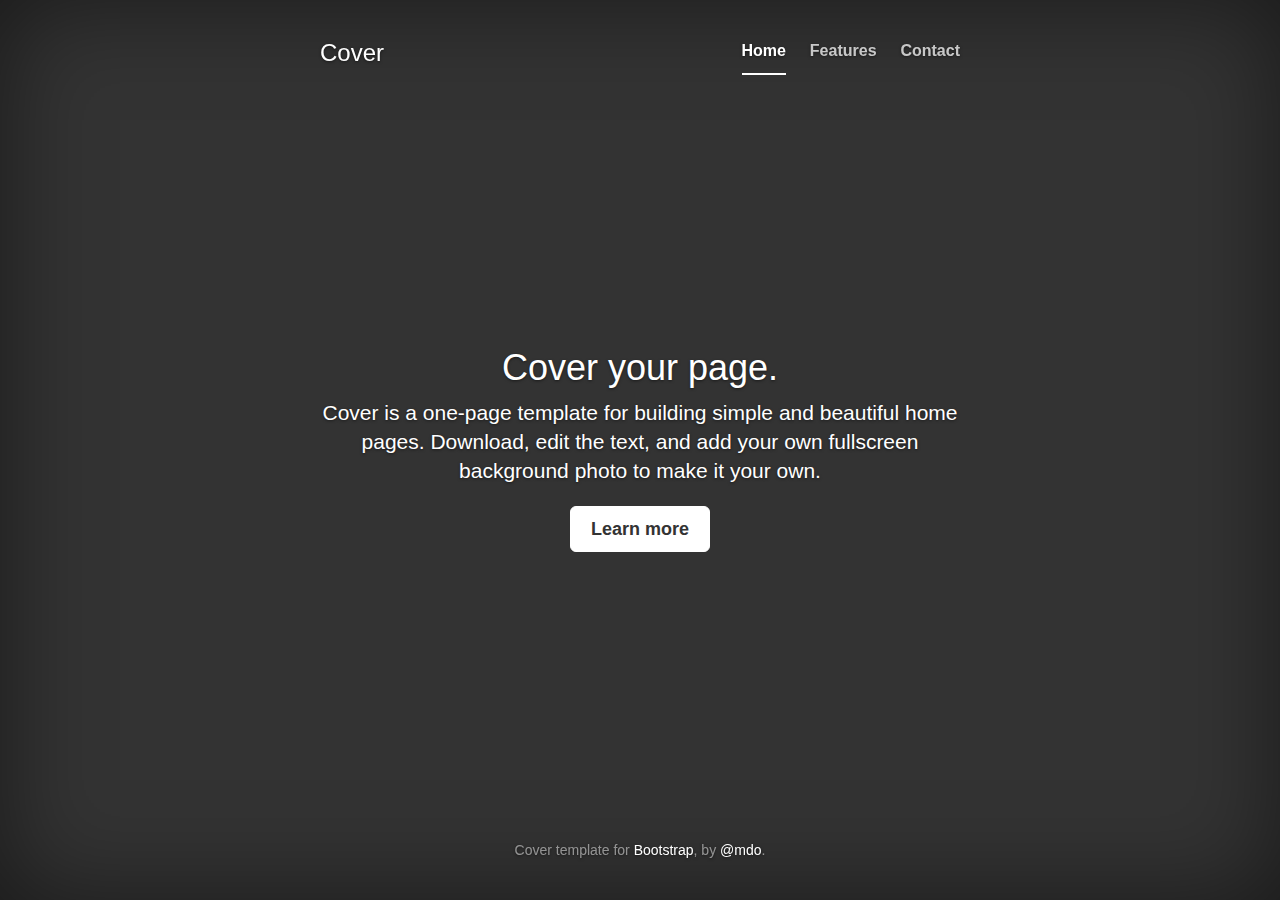
<file: 02_site/bootstrap/docs/examples/cover/index.html>
<!DOCTYPE html>
<html lang="en">
  <head>
    <meta charset="utf-8">
    <meta http-equiv="X-UA-Compatible" content="IE=edge">
    <meta name="viewport" content="width=device-width, initial-scale=1">
    <!-- The above 3 meta tags *must* come first in the head; any other head content must come *after* these tags -->
    <meta name="description" content="">
    <meta name="author" content="">
    <link rel="icon" href="../../favicon.ico">

    <title>Cover Template for Bootstrap</title>

    <!-- Bootstrap core CSS -->
    <link href="../../dist/css/bootstrap.min.css" rel="stylesheet">

    <!-- IE10 viewport hack for Surface/desktop Windows 8 bug -->
    <link href="../../assets/css/ie10-viewport-bug-workaround.css" rel="stylesheet">

    <!-- Custom styles for this template -->
    <link href="cover.css" rel="stylesheet">

    <!-- Just for debugging purposes. Don't actually copy these 2 lines! -->
    <!--[if lt IE 9]><script src="../../assets/js/ie8-responsive-file-warning.js"></script><![endif]-->
    <script src="../../assets/js/ie-emulation-modes-warning.js"></script>

    <!-- HTML5 shim and Respond.js for IE8 support of HTML5 elements and media queries -->
    <!--[if lt IE 9]>
      <script src="https://oss.maxcdn.com/html5shiv/3.7.2/html5shiv.min.js"></script>
      <script src="https://oss.maxcdn.com/respond/1.4.2/respond.min.js"></script>
    <![endif]-->
  </head>

  <body>

    <div class="site-wrapper">

      <div class="site-wrapper-inner">

        <div class="cover-container">

          <div class="masthead clearfix">
            <div class="inner">
              <h3 class="masthead-brand">Cover</h3>
              <nav>
                <ul class="nav masthead-nav">
                  <li class="active"><a href="#">Home</a></li>
                  <li><a href="#">Features</a></li>
                  <li><a href="#">Contact</a></li>
                </ul>
              </nav>
            </div>
          </div>

          <div class="inner cover">
            <h1 class="cover-heading">Cover your page.</h1>
            <p class="lead">Cover is a one-page template for building simple and beautiful home pages. Download, edit the text, and add your own fullscreen background photo to make it your own.</p>
            <p class="lead">
              <a href="#" class="btn btn-lg btn-default">Learn more</a>
            </p>
          </div>

          <div class="mastfoot">
            <div class="inner">
              <p>Cover template for <a href="http://getbootstrap.com">Bootstrap</a>, by <a href="https://twitter.com/mdo">@mdo</a>.</p>
            </div>
          </div>

        </div>

      </div>

    </div>

    <!-- Bootstrap core JavaScript
    ================================================== -->
    <!-- Placed at the end of the document so the pages load faster -->
    <script src="https://ajax.googleapis.com/ajax/libs/jquery/1.11.3/jquery.min.js"></script>
    <script>window.jQuery || document.write('<script src="../../assets/js/vendor/jquery.min.js"><\/script>')</script>
    <script src="../../dist/js/bootstrap.min.js"></script>
    <!-- IE10 viewport hack for Surface/desktop Windows 8 bug -->
    <script src="../../assets/js/ie10-viewport-bug-workaround.js"></script>
  </body>
</html>
</file>
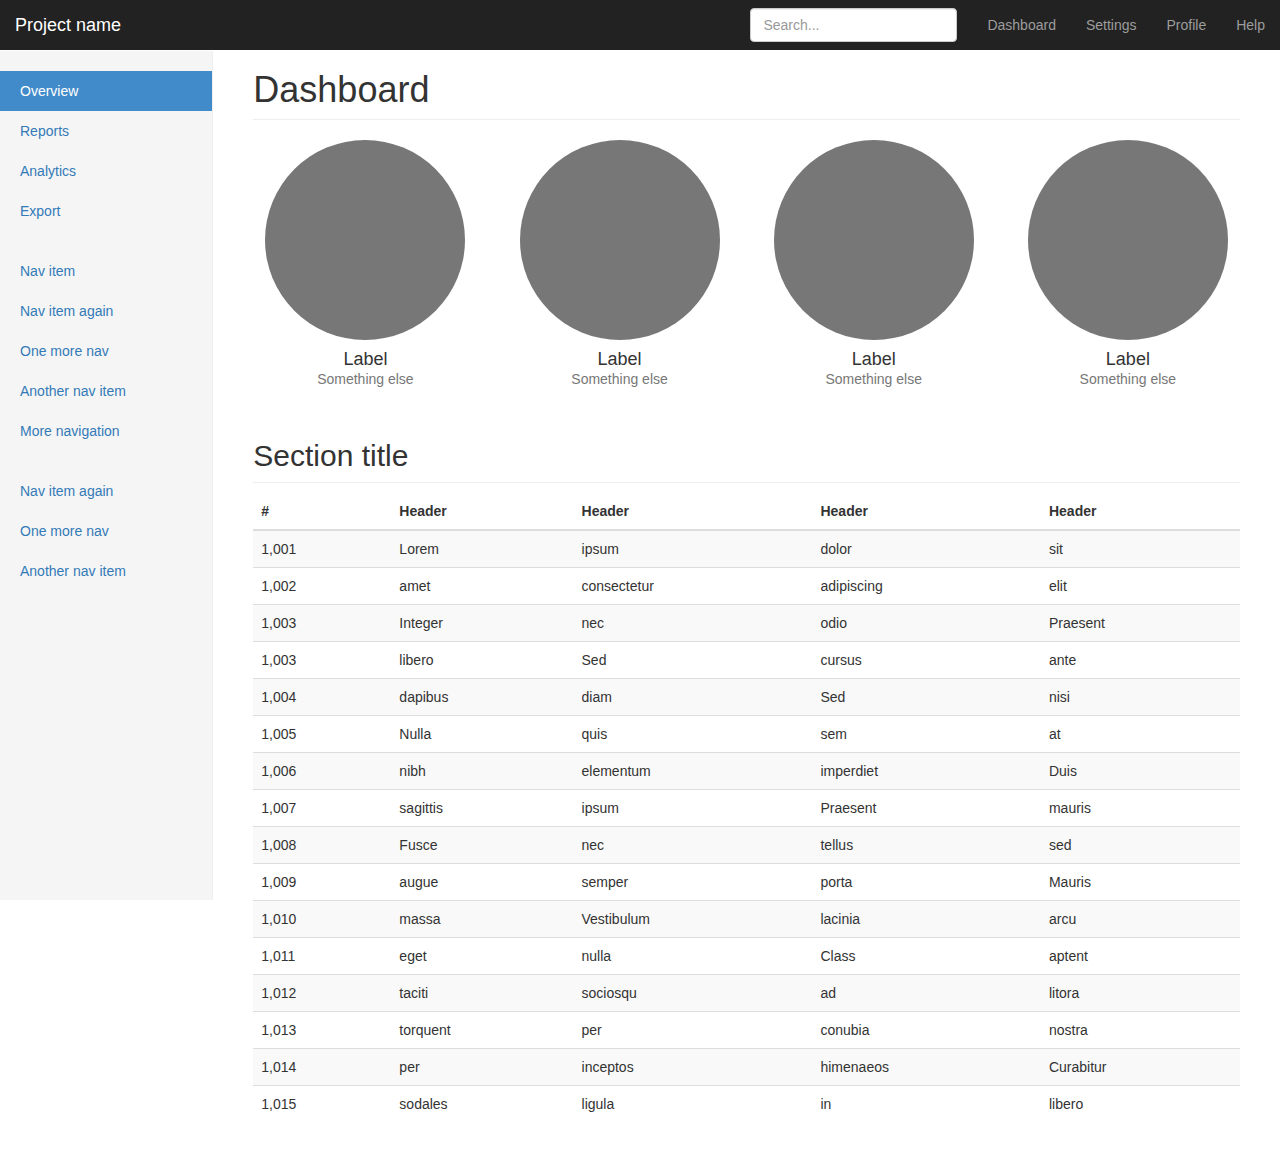
<file: 02_site/bootstrap/docs/examples/dashboard/index.html>
<!DOCTYPE html>
<html lang="en">
  <head>
    <meta charset="utf-8">
    <meta http-equiv="X-UA-Compatible" content="IE=edge">
    <meta name="viewport" content="width=device-width, initial-scale=1">
    <!-- The above 3 meta tags *must* come first in the head; any other head content must come *after* these tags -->
    <meta name="description" content="">
    <meta name="author" content="">
    <link rel="icon" href="../../favicon.ico">

    <title>Dashboard Template for Bootstrap</title>

    <!-- Bootstrap core CSS -->
    <link href="../../dist/css/bootstrap.min.css" rel="stylesheet">

    <!-- IE10 viewport hack for Surface/desktop Windows 8 bug -->
    <link href="../../assets/css/ie10-viewport-bug-workaround.css" rel="stylesheet">

    <!-- Custom styles for this template -->
    <link href="dashboard.css" rel="stylesheet">

    <!-- Just for debugging purposes. Don't actually copy these 2 lines! -->
    <!--[if lt IE 9]><script src="../../assets/js/ie8-responsive-file-warning.js"></script><![endif]-->
    <script src="../../assets/js/ie-emulation-modes-warning.js"></script>

    <!-- HTML5 shim and Respond.js for IE8 support of HTML5 elements and media queries -->
    <!--[if lt IE 9]>
      <script src="https://oss.maxcdn.com/html5shiv/3.7.2/html5shiv.min.js"></script>
      <script src="https://oss.maxcdn.com/respond/1.4.2/respond.min.js"></script>
    <![endif]-->
  </head>

  <body>

    <nav class="navbar navbar-inverse navbar-fixed-top">
      <div class="container-fluid">
        <div class="navbar-header">
          <button type="button" class="navbar-toggle collapsed" data-toggle="collapse" data-target="#navbar" aria-expanded="false" aria-controls="navbar">
            <span class="sr-only">Toggle navigation</span>
            <span class="icon-bar"></span>
            <span class="icon-bar"></span>
            <span class="icon-bar"></span>
          </button>
          <a class="navbar-brand" href="#">Project name</a>
        </div>
        <div id="navbar" class="navbar-collapse collapse">
          <ul class="nav navbar-nav navbar-right">
            <li><a href="#">Dashboard</a></li>
            <li><a href="#">Settings</a></li>
            <li><a href="#">Profile</a></li>
            <li><a href="#">Help</a></li>
          </ul>
          <form class="navbar-form navbar-right">
            <input type="text" class="form-control" placeholder="Search...">
          </form>
        </div>
      </div>
    </nav>

    <div class="container-fluid">
      <div class="row">
        <div class="col-sm-3 col-md-2 sidebar">
          <ul class="nav nav-sidebar">
            <li class="active"><a href="#">Overview <span class="sr-only">(current)</span></a></li>
            <li><a href="#">Reports</a></li>
            <li><a href="#">Analytics</a></li>
            <li><a href="#">Export</a></li>
          </ul>
          <ul class="nav nav-sidebar">
            <li><a href="">Nav item</a></li>
            <li><a href="">Nav item again</a></li>
            <li><a href="">One more nav</a></li>
            <li><a href="">Another nav item</a></li>
            <li><a href="">More navigation</a></li>
          </ul>
          <ul class="nav nav-sidebar">
            <li><a href="">Nav item again</a></li>
            <li><a href="">One more nav</a></li>
            <li><a href="">Another nav item</a></li>
          </ul>
        </div>
        <div class="col-sm-9 col-sm-offset-3 col-md-10 col-md-offset-2 main">
          <h1 class="page-header">Dashboard</h1>

          <div class="row placeholders">
            <div class="col-xs-6 col-sm-3 placeholder">
              <img src="[data-uri]" width="200" height="200" class="img-responsive" alt="Generic placeholder thumbnail">
              <h4>Label</h4>
              <span class="text-muted">Something else</span>
            </div>
            <div class="col-xs-6 col-sm-3 placeholder">
              <img src="[data-uri]" width="200" height="200" class="img-responsive" alt="Generic placeholder thumbnail">
              <h4>Label</h4>
              <span class="text-muted">Something else</span>
            </div>
            <div class="col-xs-6 col-sm-3 placeholder">
              <img src="[data-uri]" width="200" height="200" class="img-responsive" alt="Generic placeholder thumbnail">
              <h4>Label</h4>
              <span class="text-muted">Something else</span>
            </div>
            <div class="col-xs-6 col-sm-3 placeholder">
              <img src="[data-uri]" width="200" height="200" class="img-responsive" alt="Generic placeholder thumbnail">
              <h4>Label</h4>
              <span class="text-muted">Something else</span>
            </div>
          </div>

          <h2 class="sub-header">Section title</h2>
          <div class="table-responsive">
            <table class="table table-striped">
              <thead>
                <tr>
                  <th>#</th>
                  <th>Header</th>
                  <th>Header</th>
                  <th>Header</th>
                  <th>Header</th>
                </tr>
              </thead>
              <tbody>
                <tr>
                  <td>1,001</td>
                  <td>Lorem</td>
                  <td>ipsum</td>
                  <td>dolor</td>
                  <td>sit</td>
                </tr>
                <tr>
                  <td>1,002</td>
                  <td>amet</td>
                  <td>consectetur</td>
                  <td>adipiscing</td>
                  <td>elit</td>
                </tr>
                <tr>
                  <td>1,003</td>
                  <td>Integer</td>
                  <td>nec</td>
                  <td>odio</td>
                  <td>Praesent</td>
                </tr>
                <tr>
                  <td>1,003</td>
                  <td>libero</td>
                  <td>Sed</td>
                  <td>cursus</td>
                  <td>ante</td>
                </tr>
                <tr>
                  <td>1,004</td>
                  <td>dapibus</td>
                  <td>diam</td>
                  <td>Sed</td>
                  <td>nisi</td>
                </tr>
                <tr>
                  <td>1,005</td>
                  <td>Nulla</td>
                  <td>quis</td>
                  <td>sem</td>
                  <td>at</td>
                </tr>
                <tr>
                  <td>1,006</td>
                  <td>nibh</td>
                  <td>elementum</td>
                  <td>imperdiet</td>
                  <td>Duis</td>
                </tr>
                <tr>
                  <td>1,007</td>
                  <td>sagittis</td>
                  <td>ipsum</td>
                  <td>Praesent</td>
                  <td>mauris</td>
                </tr>
                <tr>
                  <td>1,008</td>
                  <td>Fusce</td>
                  <td>nec</td>
                  <td>tellus</td>
                  <td>sed</td>
                </tr>
                <tr>
                  <td>1,009</td>
                  <td>augue</td>
                  <td>semper</td>
                  <td>porta</td>
                  <td>Mauris</td>
                </tr>
                <tr>
                  <td>1,010</td>
                  <td>massa</td>
                  <td>Vestibulum</td>
                  <td>lacinia</td>
                  <td>arcu</td>
                </tr>
                <tr>
                  <td>1,011</td>
                  <td>eget</td>
                  <td>nulla</td>
                  <td>Class</td>
                  <td>aptent</td>
                </tr>
                <tr>
                  <td>1,012</td>
                  <td>taciti</td>
                  <td>sociosqu</td>
                  <td>ad</td>
                  <td>litora</td>
                </tr>
                <tr>
                  <td>1,013</td>
                  <td>torquent</td>
                  <td>per</td>
                  <td>conubia</td>
                  <td>nostra</td>
                </tr>
                <tr>
                  <td>1,014</td>
                  <td>per</td>
                  <td>inceptos</td>
                  <td>himenaeos</td>
                  <td>Curabitur</td>
                </tr>
                <tr>
                  <td>1,015</td>
                  <td>sodales</td>
                  <td>ligula</td>
                  <td>in</td>
                  <td>libero</td>
                </tr>
              </tbody>
            </table>
          </div>
        </div>
      </div>
    </div>

    <!-- Bootstrap core JavaScript
    ================================================== -->
    <!-- Placed at the end of the document so the pages load faster -->
    <script src="https://ajax.googleapis.com/ajax/libs/jquery/1.11.3/jquery.min.js"></script>
    <script>window.jQuery || document.write('<script src="../../assets/js/vendor/jquery.min.js"><\/script>')</script>
    <script src="../../dist/js/bootstrap.min.js"></script>
    <!-- Just to make our placeholder images work. Don't actually copy the next line! -->
    <script src="../../assets/js/vendor/holder.min.js"></script>
    <!-- IE10 viewport hack for Surface/desktop Windows 8 bug -->
    <script src="../../assets/js/ie10-viewport-bug-workaround.js"></script>
  </body>
</html>
</file>
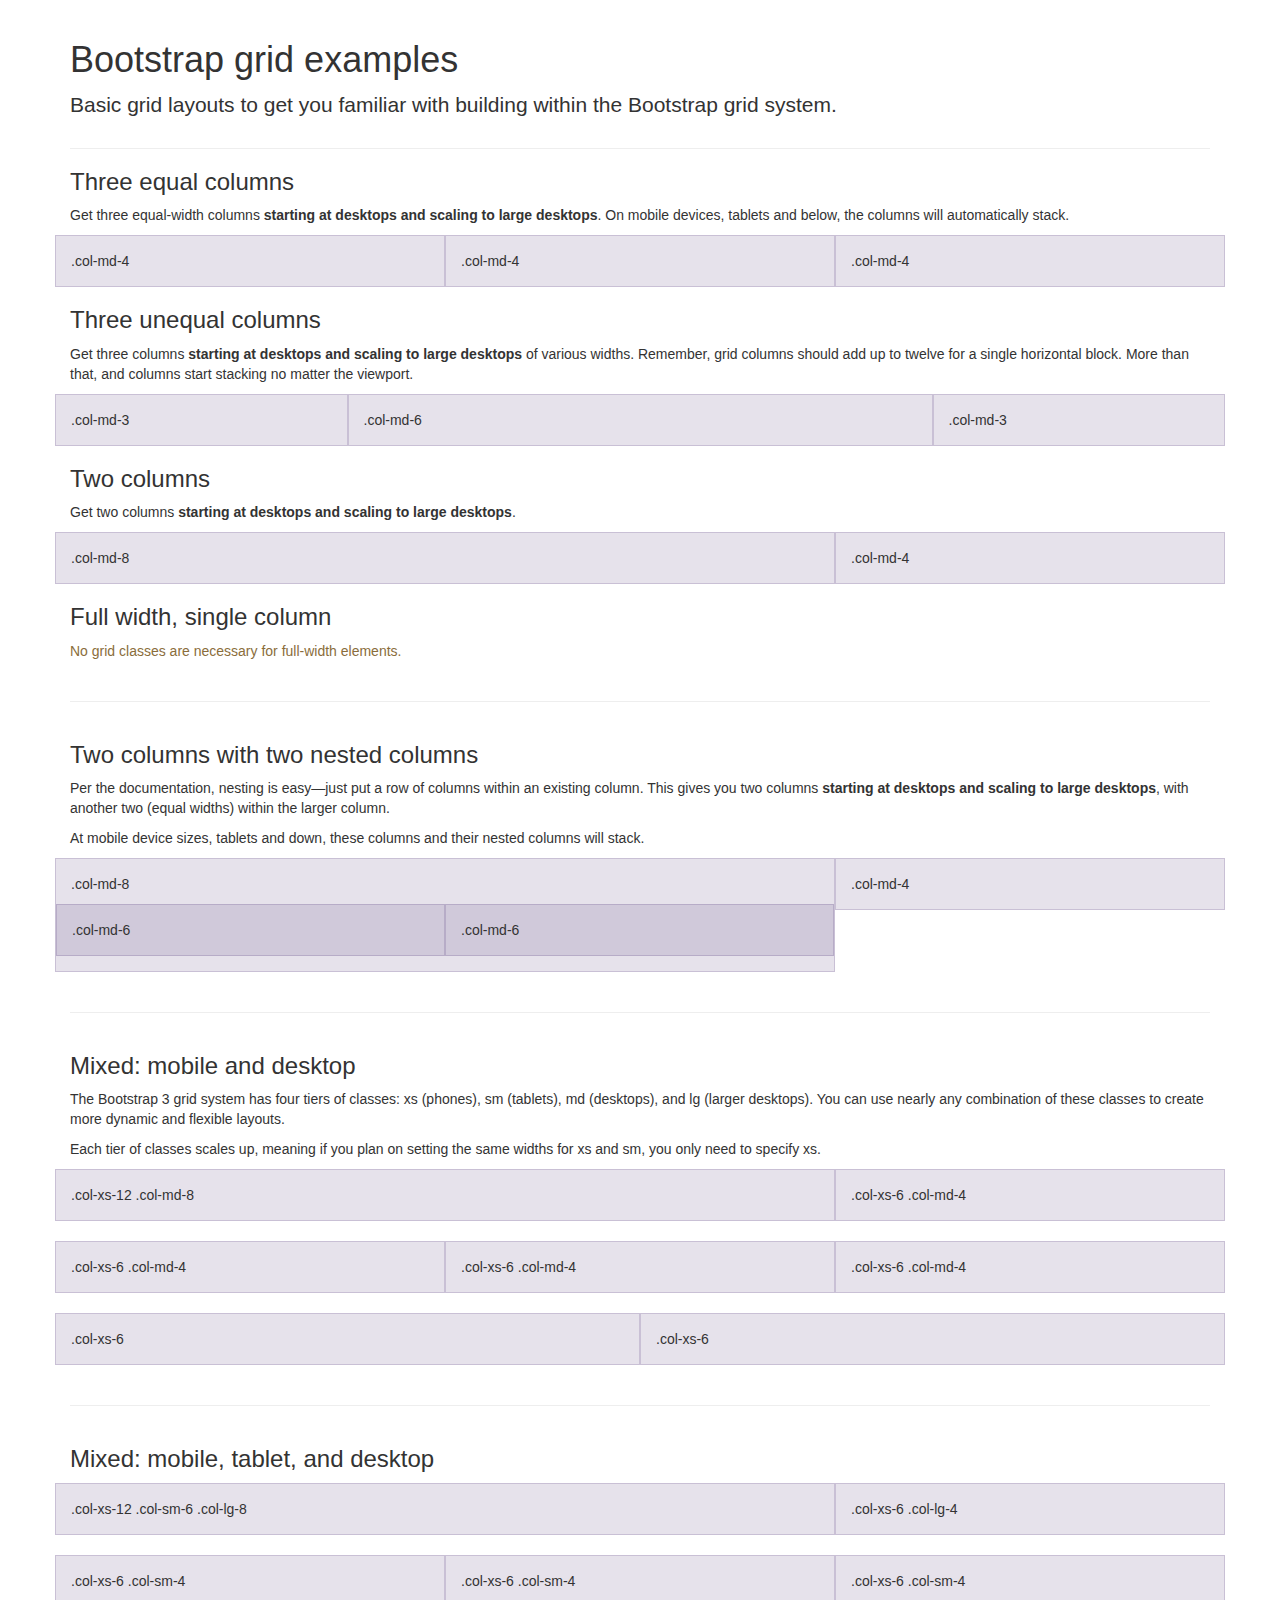
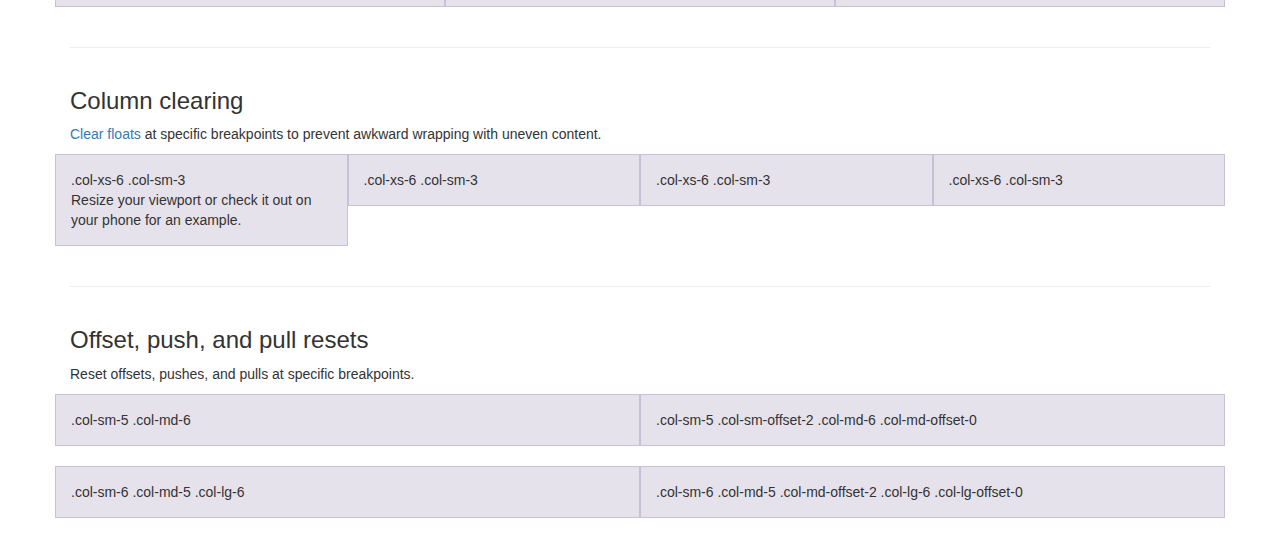
<file: 02_site/bootstrap/docs/examples/grid/index.html>
<!DOCTYPE html>
<html lang="en">
  <head>
    <meta charset="utf-8">
    <meta http-equiv="X-UA-Compatible" content="IE=edge">
    <meta name="viewport" content="width=device-width, initial-scale=1">
    <!-- The above 3 meta tags *must* come first in the head; any other head content must come *after* these tags -->
    <meta name="description" content="">
    <meta name="author" content="">
    <link rel="icon" href="../../favicon.ico">

    <title>Grid Template for Bootstrap</title>

    <!-- Bootstrap core CSS -->
    <link href="../../dist/css/bootstrap.min.css" rel="stylesheet">

    <!-- IE10 viewport hack for Surface/desktop Windows 8 bug -->
    <link href="../../assets/css/ie10-viewport-bug-workaround.css" rel="stylesheet">

    <!-- Custom styles for this template -->
    <link href="grid.css" rel="stylesheet">

    <!-- Just for debugging purposes. Don't actually copy these 2 lines! -->
    <!--[if lt IE 9]><script src="../../assets/js/ie8-responsive-file-warning.js"></script><![endif]-->
    <script src="../../assets/js/ie-emulation-modes-warning.js"></script>

    <!-- HTML5 shim and Respond.js for IE8 support of HTML5 elements and media queries -->
    <!--[if lt IE 9]>
      <script src="https://oss.maxcdn.com/html5shiv/3.7.2/html5shiv.min.js"></script>
      <script src="https://oss.maxcdn.com/respond/1.4.2/respond.min.js"></script>
    <![endif]-->
  </head>

  <body>
    <div class="container">

      <div class="page-header">
        <h1>Bootstrap grid examples</h1>
        <p class="lead">Basic grid layouts to get you familiar with building within the Bootstrap grid system.</p>
      </div>

      <h3>Three equal columns</h3>
      <p>Get three equal-width columns <strong>starting at desktops and scaling to large desktops</strong>. On mobile devices, tablets and below, the columns will automatically stack.</p>
      <div class="row">
        <div class="col-md-4">.col-md-4</div>
        <div class="col-md-4">.col-md-4</div>
        <div class="col-md-4">.col-md-4</div>
      </div>

      <h3>Three unequal columns</h3>
      <p>Get three columns <strong>starting at desktops and scaling to large desktops</strong> of various widths. Remember, grid columns should add up to twelve for a single horizontal block. More than that, and columns start stacking no matter the viewport.</p>
      <div class="row">
        <div class="col-md-3">.col-md-3</div>
        <div class="col-md-6">.col-md-6</div>
        <div class="col-md-3">.col-md-3</div>
      </div>

      <h3>Two columns</h3>
      <p>Get two columns <strong>starting at desktops and scaling to large desktops</strong>.</p>
      <div class="row">
        <div class="col-md-8">.col-md-8</div>
        <div class="col-md-4">.col-md-4</div>
      </div>

      <h3>Full width, single column</h3>
      <p class="text-warning">No grid classes are necessary for full-width elements.</p>

      <hr>

      <h3>Two columns with two nested columns</h3>
      <p>Per the documentation, nesting is easy—just put a row of columns within an existing column. This gives you two columns <strong>starting at desktops and scaling to large desktops</strong>, with another two (equal widths) within the larger column.</p>
      <p>At mobile device sizes, tablets and down, these columns and their nested columns will stack.</p>
      <div class="row">
        <div class="col-md-8">
          .col-md-8
          <div class="row">
            <div class="col-md-6">.col-md-6</div>
            <div class="col-md-6">.col-md-6</div>
          </div>
        </div>
        <div class="col-md-4">.col-md-4</div>
      </div>

      <hr>

      <h3>Mixed: mobile and desktop</h3>
      <p>The Bootstrap 3 grid system has four tiers of classes: xs (phones), sm (tablets), md (desktops), and lg (larger desktops). You can use nearly any combination of these classes to create more dynamic and flexible layouts.</p>
      <p>Each tier of classes scales up, meaning if you plan on setting the same widths for xs and sm, you only need to specify xs.</p>
      <div class="row">
        <div class="col-xs-12 col-md-8">.col-xs-12 .col-md-8</div>
        <div class="col-xs-6 col-md-4">.col-xs-6 .col-md-4</div>
      </div>
      <div class="row">
        <div class="col-xs-6 col-md-4">.col-xs-6 .col-md-4</div>
        <div class="col-xs-6 col-md-4">.col-xs-6 .col-md-4</div>
        <div class="col-xs-6 col-md-4">.col-xs-6 .col-md-4</div>
      </div>
      <div class="row">
        <div class="col-xs-6">.col-xs-6</div>
        <div class="col-xs-6">.col-xs-6</div>
      </div>

      <hr>

      <h3>Mixed: mobile, tablet, and desktop</h3>
      <p></p>
      <div class="row">
        <div class="col-xs-12 col-sm-6 col-lg-8">.col-xs-12 .col-sm-6 .col-lg-8</div>
        <div class="col-xs-6 col-lg-4">.col-xs-6 .col-lg-4</div>
      </div>
      <div class="row">
        <div class="col-xs-6 col-sm-4">.col-xs-6 .col-sm-4</div>
        <div class="col-xs-6 col-sm-4">.col-xs-6 .col-sm-4</div>
        <div class="col-xs-6 col-sm-4">.col-xs-6 .col-sm-4</div>
      </div>

      <hr>

      <h3>Column clearing</h3>
      <p><a href="http://getbootstrap.com/css/#grid-responsive-resets">Clear floats</a> at specific breakpoints to prevent awkward wrapping with uneven content.</p>
      <div class="row">
        <div class="col-xs-6 col-sm-3">
          .col-xs-6 .col-sm-3
          <br>
          Resize your viewport or check it out on your phone for an example.
        </div>
        <div class="col-xs-6 col-sm-3">.col-xs-6 .col-sm-3</div>

        <!-- Add the extra clearfix for only the required viewport -->
        <div class="clearfix visible-xs"></div>

        <div class="col-xs-6 col-sm-3">.col-xs-6 .col-sm-3</div>
        <div class="col-xs-6 col-sm-3">.col-xs-6 .col-sm-3</div>
      </div>

      <hr>

      <h3>Offset, push, and pull resets</h3>
      <p>Reset offsets, pushes, and pulls at specific breakpoints.</p>
      <div class="row">
        <div class="col-sm-5 col-md-6">.col-sm-5 .col-md-6</div>
        <div class="col-sm-5 col-sm-offset-2 col-md-6 col-md-offset-0">.col-sm-5 .col-sm-offset-2 .col-md-6 .col-md-offset-0</div>
      </div>
      <div class="row">
        <div class="col-sm-6 col-md-5 col-lg-6">.col-sm-6 .col-md-5 .col-lg-6</div>
        <div class="col-sm-6 col-md-5 col-md-offset-2 col-lg-6 col-lg-offset-0">.col-sm-6 .col-md-5 .col-md-offset-2 .col-lg-6 .col-lg-offset-0</div>
      </div>


    </div> <!-- /container -->


    <!-- IE10 viewport hack for Surface/desktop Windows 8 bug -->
    <script src="../../assets/js/ie10-viewport-bug-workaround.js"></script>
  </body>
</html>
</file>
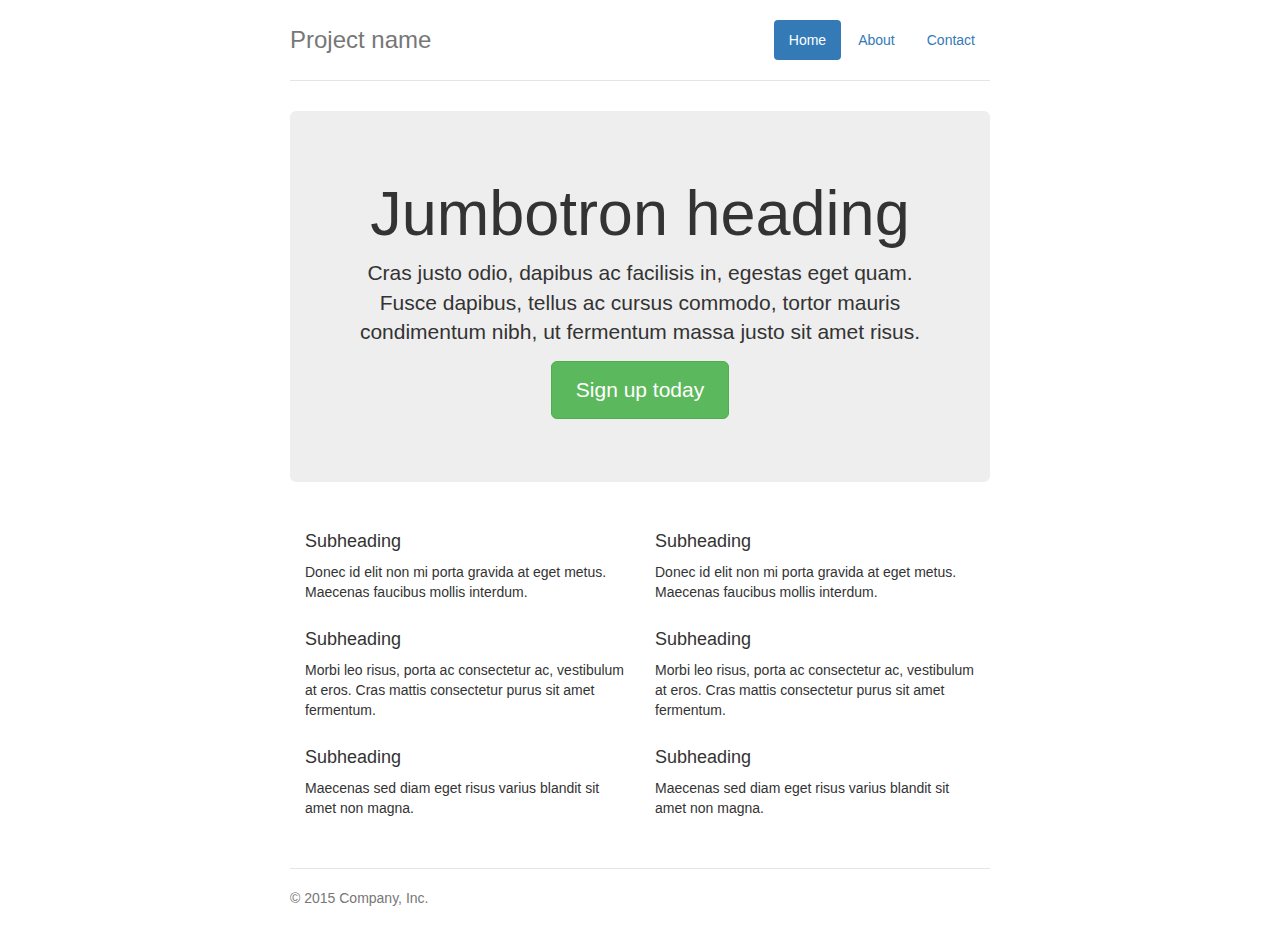
<file: 02_site/bootstrap/docs/examples/jumbotron-narrow/index.html>
<!DOCTYPE html>
<html lang="en">
  <head>
    <meta charset="utf-8">
    <meta http-equiv="X-UA-Compatible" content="IE=edge">
    <meta name="viewport" content="width=device-width, initial-scale=1">
    <!-- The above 3 meta tags *must* come first in the head; any other head content must come *after* these tags -->
    <meta name="description" content="">
    <meta name="author" content="">
    <link rel="icon" href="../../favicon.ico">

    <title>Narrow Jumbotron Template for Bootstrap</title>

    <!-- Bootstrap core CSS -->
    <link href="../../dist/css/bootstrap.min.css" rel="stylesheet">

    <!-- IE10 viewport hack for Surface/desktop Windows 8 bug -->
    <link href="../../assets/css/ie10-viewport-bug-workaround.css" rel="stylesheet">

    <!-- Custom styles for this template -->
    <link href="jumbotron-narrow.css" rel="stylesheet">

    <!-- Just for debugging purposes. Don't actually copy these 2 lines! -->
    <!--[if lt IE 9]><script src="../../assets/js/ie8-responsive-file-warning.js"></script><![endif]-->
    <script src="../../assets/js/ie-emulation-modes-warning.js"></script>

    <!-- HTML5 shim and Respond.js for IE8 support of HTML5 elements and media queries -->
    <!--[if lt IE 9]>
      <script src="https://oss.maxcdn.com/html5shiv/3.7.2/html5shiv.min.js"></script>
      <script src="https://oss.maxcdn.com/respond/1.4.2/respond.min.js"></script>
    <![endif]-->
  </head>

  <body>

    <div class="container">
      <div class="header clearfix">
        <nav>
          <ul class="nav nav-pills pull-right">
            <li role="presentation" class="active"><a href="#">Home</a></li>
            <li role="presentation"><a href="#">About</a></li>
            <li role="presentation"><a href="#">Contact</a></li>
          </ul>
        </nav>
        <h3 class="text-muted">Project name</h3>
      </div>

      <div class="jumbotron">
        <h1>Jumbotron heading</h1>
        <p class="lead">Cras justo odio, dapibus ac facilisis in, egestas eget quam. Fusce dapibus, tellus ac cursus commodo, tortor mauris condimentum nibh, ut fermentum massa justo sit amet risus.</p>
        <p><a class="btn btn-lg btn-success" href="#" role="button">Sign up today</a></p>
      </div>

      <div class="row marketing">
        <div class="col-lg-6">
          <h4>Subheading</h4>
          <p>Donec id elit non mi porta gravida at eget metus. Maecenas faucibus mollis interdum.</p>

          <h4>Subheading</h4>
          <p>Morbi leo risus, porta ac consectetur ac, vestibulum at eros. Cras mattis consectetur purus sit amet fermentum.</p>

          <h4>Subheading</h4>
          <p>Maecenas sed diam eget risus varius blandit sit amet non magna.</p>
        </div>

        <div class="col-lg-6">
          <h4>Subheading</h4>
          <p>Donec id elit non mi porta gravida at eget metus. Maecenas faucibus mollis interdum.</p>

          <h4>Subheading</h4>
          <p>Morbi leo risus, porta ac consectetur ac, vestibulum at eros. Cras mattis consectetur purus sit amet fermentum.</p>

          <h4>Subheading</h4>
          <p>Maecenas sed diam eget risus varius blandit sit amet non magna.</p>
        </div>
      </div>

      <footer class="footer">
        <p>&copy; 2015 Company, Inc.</p>
      </footer>

    </div> <!-- /container -->


    <!-- IE10 viewport hack for Surface/desktop Windows 8 bug -->
    <script src="../../assets/js/ie10-viewport-bug-workaround.js"></script>
  </body>
</html>
</file>
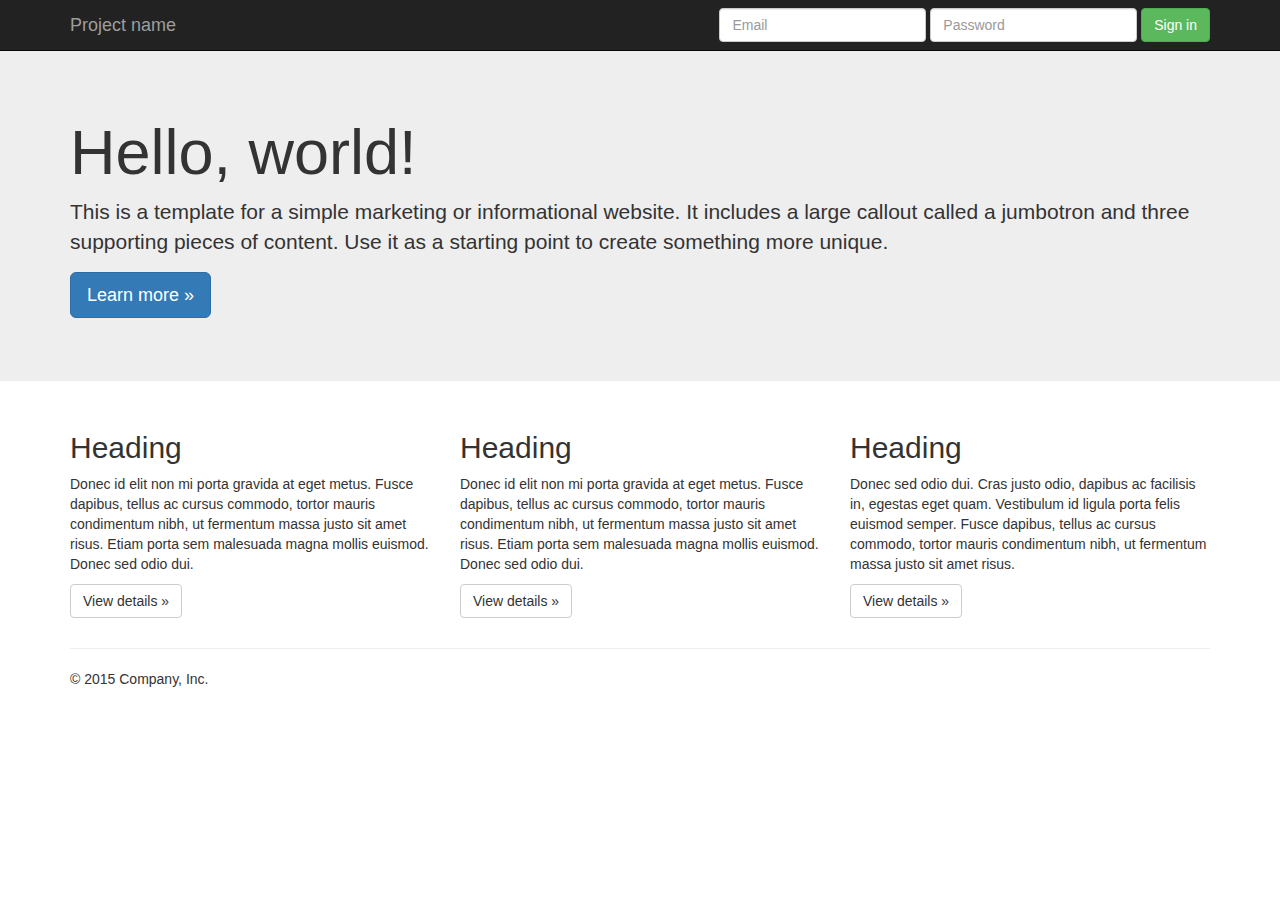
<file: 02_site/bootstrap/docs/examples/jumbotron/index.html>
<!DOCTYPE html>
<html lang="en">
  <head>
    <meta charset="utf-8">
    <meta http-equiv="X-UA-Compatible" content="IE=edge">
    <meta name="viewport" content="width=device-width, initial-scale=1">
    <!-- The above 3 meta tags *must* come first in the head; any other head content must come *after* these tags -->
    <meta name="description" content="">
    <meta name="author" content="">
    <link rel="icon" href="../../favicon.ico">

    <title>Jumbotron Template for Bootstrap</title>

    <!-- Bootstrap core CSS -->
    <link href="../../dist/css/bootstrap.min.css" rel="stylesheet">

    <!-- IE10 viewport hack for Surface/desktop Windows 8 bug -->
    <link href="../../assets/css/ie10-viewport-bug-workaround.css" rel="stylesheet">

    <!-- Custom styles for this template -->
    <link href="jumbotron.css" rel="stylesheet">

    <!-- Just for debugging purposes. Don't actually copy these 2 lines! -->
    <!--[if lt IE 9]><script src="../../assets/js/ie8-responsive-file-warning.js"></script><![endif]-->
    <script src="../../assets/js/ie-emulation-modes-warning.js"></script>

    <!-- HTML5 shim and Respond.js for IE8 support of HTML5 elements and media queries -->
    <!--[if lt IE 9]>
      <script src="https://oss.maxcdn.com/html5shiv/3.7.2/html5shiv.min.js"></script>
      <script src="https://oss.maxcdn.com/respond/1.4.2/respond.min.js"></script>
    <![endif]-->
  </head>

  <body>

    <nav class="navbar navbar-inverse navbar-fixed-top">
      <div class="container">
        <div class="navbar-header">
          <button type="button" class="navbar-toggle collapsed" data-toggle="collapse" data-target="#navbar" aria-expanded="false" aria-controls="navbar">
            <span class="sr-only">Toggle navigation</span>
            <span class="icon-bar"></span>
            <span class="icon-bar"></span>
            <span class="icon-bar"></span>
          </button>
          <a class="navbar-brand" href="#">Project name</a>
        </div>
        <div id="navbar" class="navbar-collapse collapse">
          <form class="navbar-form navbar-right">
            <div class="form-group">
              <input type="text" placeholder="Email" class="form-control">
            </div>
            <div class="form-group">
              <input type="password" placeholder="Password" class="form-control">
            </div>
            <button type="submit" class="btn btn-success">Sign in</button>
          </form>
        </div><!--/.navbar-collapse -->
      </div>
    </nav>

    <!-- Main jumbotron for a primary marketing message or call to action -->
    <div class="jumbotron">
      <div class="container">
        <h1>Hello, world!</h1>
        <p>This is a template for a simple marketing or informational website. It includes a large callout called a jumbotron and three supporting pieces of content. Use it as a starting point to create something more unique.</p>
        <p><a class="btn btn-primary btn-lg" href="#" role="button">Learn more &raquo;</a></p>
      </div>
    </div>

    <div class="container">
      <!-- Example row of columns -->
      <div class="row">
        <div class="col-md-4">
          <h2>Heading</h2>
          <p>Donec id elit non mi porta gravida at eget metus. Fusce dapibus, tellus ac cursus commodo, tortor mauris condimentum nibh, ut fermentum massa justo sit amet risus. Etiam porta sem malesuada magna mollis euismod. Donec sed odio dui. </p>
          <p><a class="btn btn-default" href="#" role="button">View details &raquo;</a></p>
        </div>
        <div class="col-md-4">
          <h2>Heading</h2>
          <p>Donec id elit non mi porta gravida at eget metus. Fusce dapibus, tellus ac cursus commodo, tortor mauris condimentum nibh, ut fermentum massa justo sit amet risus. Etiam porta sem malesuada magna mollis euismod. Donec sed odio dui. </p>
          <p><a class="btn btn-default" href="#" role="button">View details &raquo;</a></p>
       </div>
        <div class="col-md-4">
          <h2>Heading</h2>
          <p>Donec sed odio dui. Cras justo odio, dapibus ac facilisis in, egestas eget quam. Vestibulum id ligula porta felis euismod semper. Fusce dapibus, tellus ac cursus commodo, tortor mauris condimentum nibh, ut fermentum massa justo sit amet risus.</p>
          <p><a class="btn btn-default" href="#" role="button">View details &raquo;</a></p>
        </div>
      </div>

      <hr>

      <footer>
        <p>&copy; 2015 Company, Inc.</p>
      </footer>
    </div> <!-- /container -->


    <!-- Bootstrap core JavaScript
    ================================================== -->
    <!-- Placed at the end of the document so the pages load faster -->
    <script src="https://ajax.googleapis.com/ajax/libs/jquery/1.11.3/jquery.min.js"></script>
    <script>window.jQuery || document.write('<script src="../../assets/js/vendor/jquery.min.js"><\/script>')</script>
    <script src="../../dist/js/bootstrap.min.js"></script>
    <!-- IE10 viewport hack for Surface/desktop Windows 8 bug -->
    <script src="../../assets/js/ie10-viewport-bug-workaround.js"></script>
  </body>
</html>
</file>
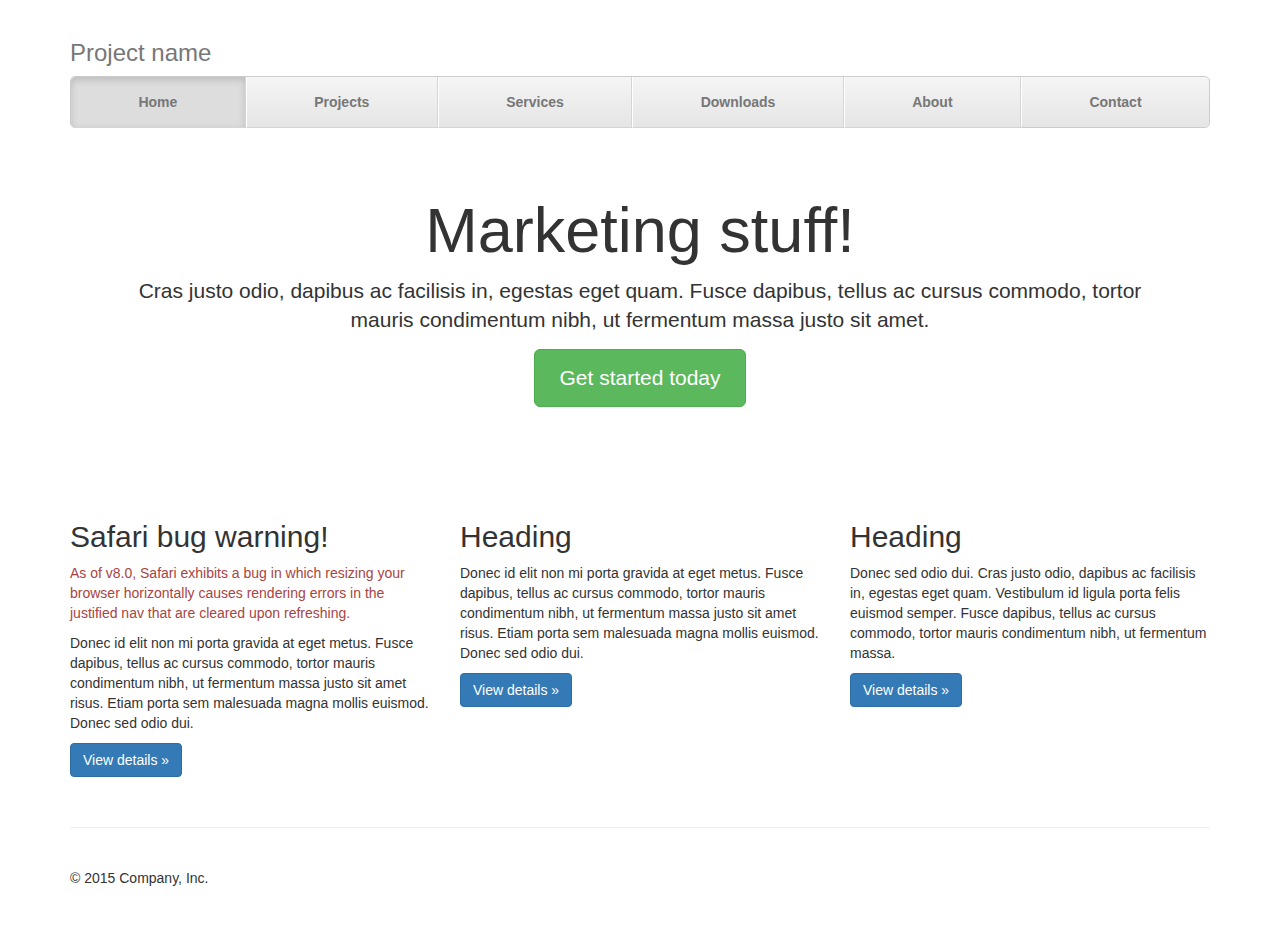
<file: 02_site/bootstrap/docs/examples/justified-nav/index.html>
<!DOCTYPE html>
<html lang="en">
  <head>
    <meta charset="utf-8">
    <meta http-equiv="X-UA-Compatible" content="IE=edge">
    <meta name="viewport" content="width=device-width, initial-scale=1">
    <!-- The above 3 meta tags *must* come first in the head; any other head content must come *after* these tags -->
    <meta name="description" content="">
    <meta name="author" content="">
    <link rel="icon" href="../../favicon.ico">

    <title>Justified Nav Template for Bootstrap</title>

    <!-- Bootstrap core CSS -->
    <link href="../../dist/css/bootstrap.min.css" rel="stylesheet">

    <!-- IE10 viewport hack for Surface/desktop Windows 8 bug -->
    <link href="../../assets/css/ie10-viewport-bug-workaround.css" rel="stylesheet">

    <!-- Custom styles for this template -->
    <link href="justified-nav.css" rel="stylesheet">

    <!-- Just for debugging purposes. Don't actually copy these 2 lines! -->
    <!--[if lt IE 9]><script src="../../assets/js/ie8-responsive-file-warning.js"></script><![endif]-->
    <script src="../../assets/js/ie-emulation-modes-warning.js"></script>

    <!-- HTML5 shim and Respond.js for IE8 support of HTML5 elements and media queries -->
    <!--[if lt IE 9]>
      <script src="https://oss.maxcdn.com/html5shiv/3.7.2/html5shiv.min.js"></script>
      <script src="https://oss.maxcdn.com/respond/1.4.2/respond.min.js"></script>
    <![endif]-->
  </head>

  <body>

    <div class="container">

      <!-- The justified navigation menu is meant for single line per list item.
           Multiple lines will require custom code not provided by Bootstrap. -->
      <div class="masthead">
        <h3 class="text-muted">Project name</h3>
        <nav>
          <ul class="nav nav-justified">
            <li class="active"><a href="#">Home</a></li>
            <li><a href="#">Projects</a></li>
            <li><a href="#">Services</a></li>
            <li><a href="#">Downloads</a></li>
            <li><a href="#">About</a></li>
            <li><a href="#">Contact</a></li>
          </ul>
        </nav>
      </div>

      <!-- Jumbotron -->
      <div class="jumbotron">
        <h1>Marketing stuff!</h1>
        <p class="lead">Cras justo odio, dapibus ac facilisis in, egestas eget quam. Fusce dapibus, tellus ac cursus commodo, tortor mauris condimentum nibh, ut fermentum massa justo sit amet.</p>
        <p><a class="btn btn-lg btn-success" href="#" role="button">Get started today</a></p>
      </div>

      <!-- Example row of columns -->
      <div class="row">
        <div class="col-lg-4">
          <h2>Safari bug warning!</h2>
          <p class="text-danger">As of v8.0, Safari exhibits a bug in which resizing your browser horizontally causes rendering errors in the justified nav that are cleared upon refreshing.</p>
          <p>Donec id elit non mi porta gravida at eget metus. Fusce dapibus, tellus ac cursus commodo, tortor mauris condimentum nibh, ut fermentum massa justo sit amet risus. Etiam porta sem malesuada magna mollis euismod. Donec sed odio dui. </p>
          <p><a class="btn btn-primary" href="#" role="button">View details &raquo;</a></p>
        </div>
        <div class="col-lg-4">
          <h2>Heading</h2>
          <p>Donec id elit non mi porta gravida at eget metus. Fusce dapibus, tellus ac cursus commodo, tortor mauris condimentum nibh, ut fermentum massa justo sit amet risus. Etiam porta sem malesuada magna mollis euismod. Donec sed odio dui. </p>
          <p><a class="btn btn-primary" href="#" role="button">View details &raquo;</a></p>
       </div>
        <div class="col-lg-4">
          <h2>Heading</h2>
          <p>Donec sed odio dui. Cras justo odio, dapibus ac facilisis in, egestas eget quam. Vestibulum id ligula porta felis euismod semper. Fusce dapibus, tellus ac cursus commodo, tortor mauris condimentum nibh, ut fermentum massa.</p>
          <p><a class="btn btn-primary" href="#" role="button">View details &raquo;</a></p>
        </div>
      </div>

      <!-- Site footer -->
      <footer class="footer">
        <p>&copy; 2015 Company, Inc.</p>
      </footer>

    </div> <!-- /container -->


    <!-- IE10 viewport hack for Surface/desktop Windows 8 bug -->
    <script src="../../assets/js/ie10-viewport-bug-workaround.js"></script>
  </body>
</html>
</file>
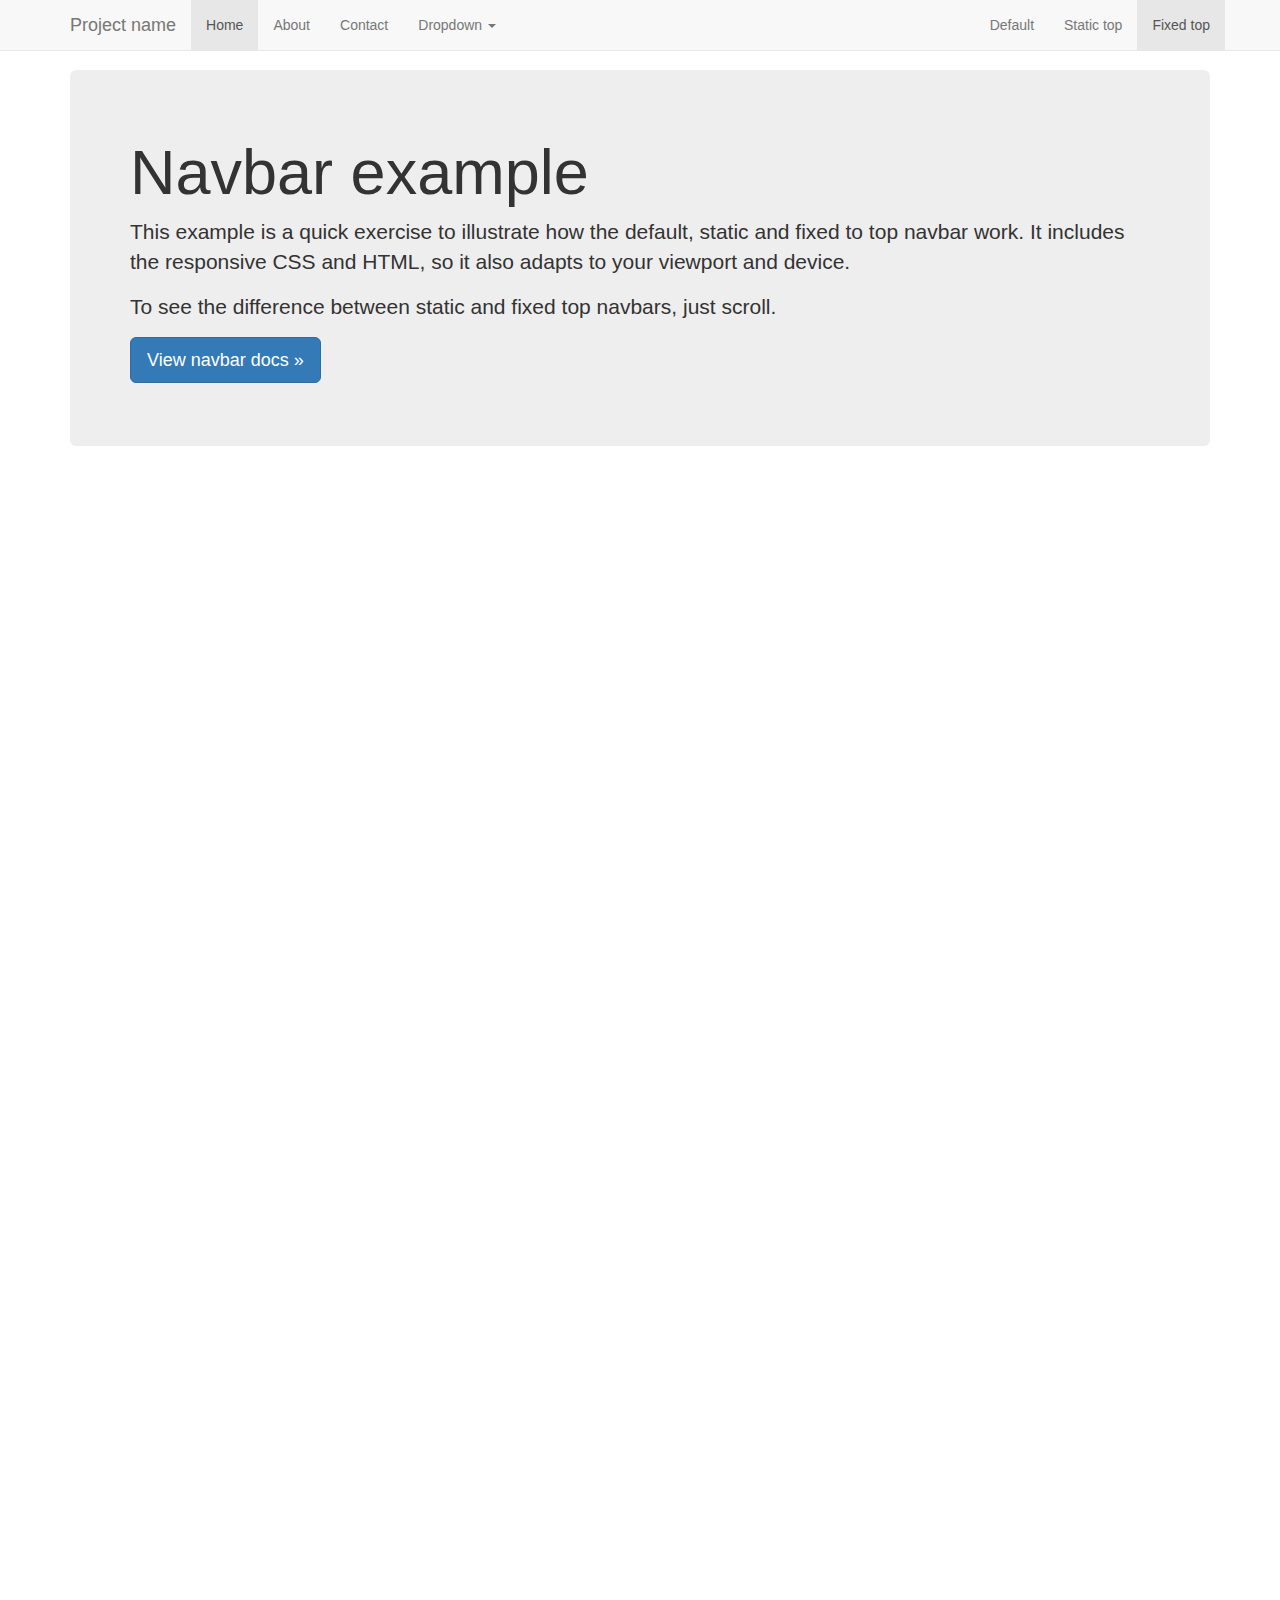
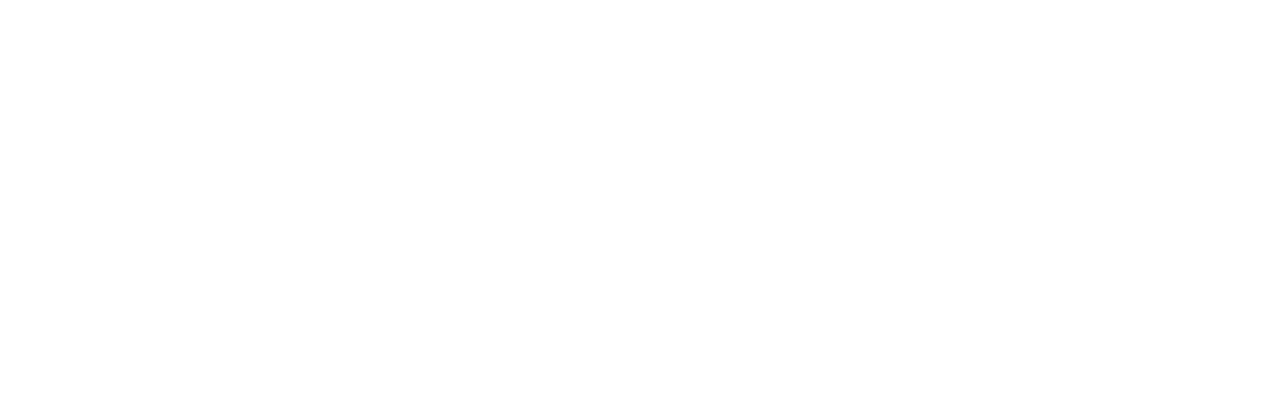
<file: 02_site/bootstrap/docs/examples/navbar-fixed-top/index.html>
<!DOCTYPE html>
<html lang="en">
  <head>
    <meta charset="utf-8">
    <meta http-equiv="X-UA-Compatible" content="IE=edge">
    <meta name="viewport" content="width=device-width, initial-scale=1">
    <!-- The above 3 meta tags *must* come first in the head; any other head content must come *after* these tags -->
    <meta name="description" content="">
    <meta name="author" content="">
    <link rel="icon" href="../../favicon.ico">

    <title>Fixed Top Navbar Example for Bootstrap</title>

    <!-- Bootstrap core CSS -->
    <link href="../../dist/css/bootstrap.min.css" rel="stylesheet">

    <!-- IE10 viewport hack for Surface/desktop Windows 8 bug -->
    <link href="../../assets/css/ie10-viewport-bug-workaround.css" rel="stylesheet">

    <!-- Custom styles for this template -->
    <link href="navbar-fixed-top.css" rel="stylesheet">

    <!-- Just for debugging purposes. Don't actually copy these 2 lines! -->
    <!--[if lt IE 9]><script src="../../assets/js/ie8-responsive-file-warning.js"></script><![endif]-->
    <script src="../../assets/js/ie-emulation-modes-warning.js"></script>

    <!-- HTML5 shim and Respond.js for IE8 support of HTML5 elements and media queries -->
    <!--[if lt IE 9]>
      <script src="https://oss.maxcdn.com/html5shiv/3.7.2/html5shiv.min.js"></script>
      <script src="https://oss.maxcdn.com/respond/1.4.2/respond.min.js"></script>
    <![endif]-->
  </head>

  <body>

    <!-- Fixed navbar -->
    <nav class="navbar navbar-default navbar-fixed-top">
      <div class="container">
        <div class="navbar-header">
          <button type="button" class="navbar-toggle collapsed" data-toggle="collapse" data-target="#navbar" aria-expanded="false" aria-controls="navbar">
            <span class="sr-only">Toggle navigation</span>
            <span class="icon-bar"></span>
            <span class="icon-bar"></span>
            <span class="icon-bar"></span>
          </button>
          <a class="navbar-brand" href="#">Project name</a>
        </div>
        <div id="navbar" class="navbar-collapse collapse">
          <ul class="nav navbar-nav">
            <li class="active"><a href="#">Home</a></li>
            <li><a href="#about">About</a></li>
            <li><a href="#contact">Contact</a></li>
            <li class="dropdown">
              <a href="#" class="dropdown-toggle" data-toggle="dropdown" role="button" aria-haspopup="true" aria-expanded="false">Dropdown <span class="caret"></span></a>
              <ul class="dropdown-menu">
                <li><a href="#">Action</a></li>
                <li><a href="#">Another action</a></li>
                <li><a href="#">Something else here</a></li>
                <li role="separator" class="divider"></li>
                <li class="dropdown-header">Nav header</li>
                <li><a href="#">Separated link</a></li>
                <li><a href="#">One more separated link</a></li>
              </ul>
            </li>
          </ul>
          <ul class="nav navbar-nav navbar-right">
            <li><a href="../navbar/">Default</a></li>
            <li><a href="../navbar-static-top/">Static top</a></li>
            <li class="active"><a href="./">Fixed top <span class="sr-only">(current)</span></a></li>
          </ul>
        </div><!--/.nav-collapse -->
      </div>
    </nav>

    <div class="container">

      <!-- Main component for a primary marketing message or call to action -->
      <div class="jumbotron">
        <h1>Navbar example</h1>
        <p>This example is a quick exercise to illustrate how the default, static and fixed to top navbar work. It includes the responsive CSS and HTML, so it also adapts to your viewport and device.</p>
        <p>To see the difference between static and fixed top navbars, just scroll.</p>
        <p>
          <a class="btn btn-lg btn-primary" href="../../components/#navbar" role="button">View navbar docs &raquo;</a>
        </p>
      </div>

    </div> <!-- /container -->


    <!-- Bootstrap core JavaScript
    ================================================== -->
    <!-- Placed at the end of the document so the pages load faster -->
    <script src="https://ajax.googleapis.com/ajax/libs/jquery/1.11.3/jquery.min.js"></script>
    <script>window.jQuery || document.write('<script src="../../assets/js/vendor/jquery.min.js"><\/script>')</script>
    <script src="../../dist/js/bootstrap.min.js"></script>
    <!-- IE10 viewport hack for Surface/desktop Windows 8 bug -->
    <script src="../../assets/js/ie10-viewport-bug-workaround.js"></script>
  </body>
</html>
</file>
<file: 02_site/bootstrap-travail/css/style.css>
body {
	background-color: white;
	margin: 0;
	padding: 0;
	font-family: 'Oswald';
}

h1 {
	font-size: 45px;
	font-weight: 600;
	text-align: center;
}

p {
	text-align: justify;
  font-size: 15px;
}

h1 {
	margin-top: 90px;
	margin-bottom: 60px;
}

.row {
	margin: 0
}

.header{
	display: block;
	margin: 0 auto;
}

.navbar{
	height: 140px;
	margin-bottom: 0;
} 

.navbar-nav {
	float:none;
	margin: 0 auto;
	width: 800px;
}

.navbar li{
	font-size: 17px;
	margin-top: 50px;
	text-align: center;
}

.navbar li:hover{
	font-size: 18px;

}

.navbar li:hover{
	text-decoration: underline;
	border-bottom: 3px solid #38ffc3;
    transition: all 300ms ease-in;
    transform: scale(1);
}

#introduction{
  margin-top: 180px;
  background-color: #ff746a;
  display: block;
}

#introduction img {
    display: block;
    margin: 0 auto;
    width: 100%;
}

#video{
  margin-left: 0 auto;
  background-color: black;
  display: block;
}

#video iframe { display: block; margin: 0 auto; }

 .campagne {
 	padding-bottom: 80px;
 }


.campagne h1{
	margin-bottom: 60px;
}

.campagne p {
	margin-right: 30px;
	margin-left: 30px;
}

.campagne h3 {
	margin-right: 30px;
	margin-left: 30px;
}


 .cquoi {
 	padding-bottom: 40px;
 }

 .cquoi h3 {
 	color: #575757;
 }

  .cquoi h1 {
 	color: #575757;
 }

 .cquoi img{
 	margin-bottom: 50px;
 }

 .cquoi p{
 	margin-right: 60px;
	margin-left: 30px;
 }

 .cquoi h3{
 	margin-right: 30px;
	margin-left: 30px;
 }

 .cquoi a{
  color: #ff746a;
  text-decoration: none;
 }

 .cquoi a:hover{
  color: #D8D8D8;
 }

.map h1{
  color: #575757;
}

.map img{
	margin-bottom: 80px;
}

.hovereffect{
  width: 100%;
  height: 100%;
  float: left;
  overflow: hidden;
  position: relative;
  text-align: center;
  cursor: default;
}

.hovereffect .overlay {
  position: absolute;
  overflow: hidden;
  width: 80%;
  height: 75%;
  left: 10%;
  top: 12px;
  border-bottom: 2px solid #ff746a;
  border-top: 2px solid #ff746a;
  -webkit-transition: opacity 0.35s, -webkit-transform 0.35s;
  transition: opacity 0.35s, transform 0.35s;
  -webkit-transform: scale(0,1);
  -ms-transform: scale(0,1);
  transform: scale(0,1);
}

.hovereffect:hover .overlay {
  opacity: 1;
  filter: alpha(opacity=100);
  -webkit-transform: scale(1);
  -ms-transform: scale(1);
  transform: scale(1);
}

.hovereffect img {
  display: block;
  position: relative;
  -webkit-transition: all 0.35s;
  transition: all 0.35s;
}

.hovereffect:hover img {
  opacity: 0.2;
}

.hovereffect h2 {
  text-transform: uppercase;
  text-align: center;
  position: relative;
  font-size: 17px;
  background-color: transparent;
  color: #575757;
  padding: 1em 0;
  opacity: 0;
}

.hovereffect a, .hovereffect p {
  color: #575757;
  padding: 1em 0;
  opacity: 0;
  filter: alpha(opacity=0);
  -webkit-transition: opacity 0.35s, -webkit-transform 0.35s;
  transition: opacity 0.35s, transform 0.35s;
  -webkit-transform: translate3d(0,100%,0);
  transform: translate3d(0,100%,0);
}

.hovereffect:hover a, .hovereffect:hover p, .hovereffect:hover h2 {
  opacity: 1;
  filter: alpha(opacity=100);
  -webkit-transform: translate3d(0,0,0);
  transform: translate3d(0,0,0);
}


.images h1{
  color: #575757;
}

.images img{
  width: 150px;
  margin-bottom: 80px;
}


 .fin{
 	padding-top: 70px;
 	padding-bottom: 30px;
 	color: #C0C0C0;
 }

 .fin h1{
 	padding-bottom: 30px;
 }

 .fin li{
 	font-weight: 200;
 	font-size: 13px;
 	list-style: none;
 }

 .fin a{
 	color: #c0c0c0;
 }

 .fin a:hover{
 	text-decoration: none;
 	color: white;
 }

 .end h1{
 	color: #afcc5e;
 }

 footer{
 	background-color: black;
 	padding-top: 20px;
 	padding-bottom: 20px;
 	color: #424242;
 }

 footer h6 {
 	margin-left: 270px;
 }
</file>
<file: 02_site/bootstrap/docs/examples/blog/blog.css>
/*
 * Globals
 */

body {
  font-family: Georgia, "Times New Roman", Times, serif;
  color: #555;
}

h1, .h1,
h2, .h2,
h3, .h3,
h4, .h4,
h5, .h5,
h6, .h6 {
  margin-top: 0;
  font-family: "Helvetica Neue", Helvetica, Arial, sans-serif;
  font-weight: normal;
  color: #333;
}


/*
 * Override Bootstrap's default container.
 */

@media (min-width: 1200px) {
  .container {
    width: 970px;
  }
}


/*
 * Masthead for nav
 */

.blog-masthead {
  background-color: #428bca;
  -webkit-box-shadow: inset 0 -2px 5px rgba(0,0,0,.1);
          box-shadow: inset 0 -2px 5px rgba(0,0,0,.1);
}

/* Nav links */
.blog-nav-item {
  position: relative;
  display: inline-block;
  padding: 10px;
  font-weight: 500;
  color: #cdddeb;
}
.blog-nav-item:hover,
.blog-nav-item:focus {
  color: #fff;
  text-decoration: none;
}

/* Active state gets a caret at the bottom */
.blog-nav .active {
  color: #fff;
}
.blog-nav .active:after {
  position: absolute;
  bottom: 0;
  left: 50%;
  width: 0;
  height: 0;
  margin-left: -5px;
  vertical-align: middle;
  content: " ";
  border-right: 5px solid transparent;
  border-bottom: 5px solid;
  border-left: 5px solid transparent;
}


/*
 * Blog name and description
 */

.blog-header {
  padding-top: 20px;
  padding-bottom: 20px;
}
.blog-title {
  margin-top: 30px;
  margin-bottom: 0;
  font-size: 60px;
  font-weight: normal;
}
.blog-description {
  font-size: 20px;
  color: #999;
}


/*
 * Main column and sidebar layout
 */

.blog-main {
  font-size: 18px;
  line-height: 1.5;
}

/* Sidebar modules for boxing content */
.sidebar-module {
  padding: 15px;
  margin: 0 -15px 15px;
}
.sidebar-module-inset {
  padding: 15px;
  background-color: #f5f5f5;
  border-radius: 4px;
}
.sidebar-module-inset p:last-child,
.sidebar-module-inset ul:last-child,
.sidebar-module-inset ol:last-child {
  margin-bottom: 0;
}


/* Pagination */
.pager {
  margin-bottom: 60px;
  text-align: left;
}
.pager > li > a {
  width: 140px;
  padding: 10px 20px;
  text-align: center;
  border-radius: 30px;
}


/*
 * Blog posts
 */

.blog-post {
  margin-bottom: 60px;
}
.blog-post-title {
  margin-bottom: 5px;
  font-size: 40px;
}
.blog-post-meta {
  margin-bottom: 20px;
  color: #999;
}


/*
 * Footer
 */

.blog-footer {
  padding: 40px 0;
  color: #999;
  text-align: center;
  background-color: #f9f9f9;
  border-top: 1px solid #e5e5e5;
}
.blog-footer p:last-child {
  margin-bottom: 0;
}
</file>
<file: 02_site/bootstrap/docs/examples/carousel/carousel.css>
/* GLOBAL STYLES
-------------------------------------------------- */
/* Padding below the footer and lighter body text */

body {
  padding-bottom: 40px;
  color: #5a5a5a;
}


/* CUSTOMIZE THE NAVBAR
-------------------------------------------------- */

/* Special class on .container surrounding .navbar, used for positioning it into place. */
.navbar-wrapper {
  position: absolute;
  top: 0;
  right: 0;
  left: 0;
  z-index: 20;
}

/* Flip around the padding for proper display in narrow viewports */
.navbar-wrapper > .container {
  padding-right: 0;
  padding-left: 0;
}
.navbar-wrapper .navbar {
  padding-right: 15px;
  padding-left: 15px;
}
.navbar-wrapper .navbar .container {
  width: auto;
}


/* CUSTOMIZE THE CAROUSEL
-------------------------------------------------- */

/* Carousel base class */
.carousel {
  height: 500px;
  margin-bottom: 60px;
}
/* Since positioning the image, we need to help out the caption */
.carousel-caption {
  z-index: 10;
}

/* Declare heights because of positioning of img element */
.carousel .item {
  height: 500px;
  background-color: #777;
}
.carousel-inner > .item > img {
  position: absolute;
  top: 0;
  left: 0;
  min-width: 100%;
  height: 500px;
}


/* MARKETING CONTENT
-------------------------------------------------- */

/* Center align the text within the three columns below the carousel */
.marketing .col-lg-4 {
  margin-bottom: 20px;
  text-align: center;
}
.marketing h2 {
  font-weight: normal;
}
.marketing .col-lg-4 p {
  margin-right: 10px;
  margin-left: 10px;
}


/* Featurettes
------------------------- */

.featurette-divider {
  margin: 80px 0; /* Space out the Bootstrap <hr> more */
}

/* Thin out the marketing headings */
.featurette-heading {
  font-weight: 300;
  line-height: 1;
  letter-spacing: -1px;
}


/* RESPONSIVE CSS
-------------------------------------------------- */

@media (min-width: 768px) {
  /* Navbar positioning foo */
  .navbar-wrapper {
    margin-top: 20px;
  }
  .navbar-wrapper .container {
    padding-right: 15px;
    padding-left: 15px;
  }
  .navbar-wrapper .navbar {
    padding-right: 0;
    padding-left: 0;
  }

  /* The navbar becomes detached from the top, so we round the corners */
  .navbar-wrapper .navbar {
    border-radius: 4px;
  }

  /* Bump up size of carousel content */
  .carousel-caption p {
    margin-bottom: 20px;
    font-size: 21px;
    line-height: 1.4;
  }

  .featurette-heading {
    font-size: 50px;
  }
}

@media (min-width: 992px) {
  .featurette-heading {
    margin-top: 120px;
  }
}
</file>
<file: 02_site/bootstrap/docs/examples/cover/cover.css>
/*
 * Globals
 */

/* Links */
a,
a:focus,
a:hover {
  color: #fff;
}

/* Custom default button */
.btn-default,
.btn-default:hover,
.btn-default:focus {
  color: #333;
  text-shadow: none; /* Prevent inheritence from `body` */
  background-color: #fff;
  border: 1px solid #fff;
}


/*
 * Base structure
 */

html,
body {
  height: 100%;
  background-color: #333;
}
body {
  color: #fff;
  text-align: center;
  text-shadow: 0 1px 3px rgba(0,0,0,.5);
}

/* Extra markup and styles for table-esque vertical and horizontal centering */
.site-wrapper {
  display: table;
  width: 100%;
  height: 100%; /* For at least Firefox */
  min-height: 100%;
  -webkit-box-shadow: inset 0 0 100px rgba(0,0,0,.5);
          box-shadow: inset 0 0 100px rgba(0,0,0,.5);
}
.site-wrapper-inner {
  display: table-cell;
  vertical-align: top;
}
.cover-container {
  margin-right: auto;
  margin-left: auto;
}

/* Padding for spacing */
.inner {
  padding: 30px;
}


/*
 * Header
 */
.masthead-brand {
  margin-top: 10px;
  margin-bottom: 10px;
}

.masthead-nav > li {
  display: inline-block;
}
.masthead-nav > li + li {
  margin-left: 20px;
}
.masthead-nav > li > a {
  padding-right: 0;
  padding-left: 0;
  font-size: 16px;
  font-weight: bold;
  color: #fff; /* IE8 proofing */
  color: rgba(255,255,255,.75);
  border-bottom: 2px solid transparent;
}
.masthead-nav > li > a:hover,
.masthead-nav > li > a:focus {
  background-color: transparent;
  border-bottom-color: #a9a9a9;
  border-bottom-color: rgba(255,255,255,.25);
}
.masthead-nav > .active > a,
.masthead-nav > .active > a:hover,
.masthead-nav > .active > a:focus {
  color: #fff;
  border-bottom-color: #fff;
}

@media (min-width: 768px) {
  .masthead-brand {
    float: left;
  }
  .masthead-nav {
    float: right;
  }
}


/*
 * Cover
 */

.cover {
  padding: 0 20px;
}
.cover .btn-lg {
  padding: 10px 20px;
  font-weight: bold;
}


/*
 * Footer
 */

.mastfoot {
  color: #999; /* IE8 proofing */
  color: rgba(255,255,255,.5);
}


/*
 * Affix and center
 */

@media (min-width: 768px) {
  /* Pull out the header and footer */
  .masthead {
    position: fixed;
    top: 0;
  }
  .mastfoot {
    position: fixed;
    bottom: 0;
  }
  /* Start the vertical centering */
  .site-wrapper-inner {
    vertical-align: middle;
  }
  /* Handle the widths */
  .masthead,
  .mastfoot,
  .cover-container {
    width: 100%; /* Must be percentage or pixels for horizontal alignment */
  }
}

@media (min-width: 992px) {
  .masthead,
  .mastfoot,
  .cover-container {
    width: 700px;
  }
}
</file>
<file: 02_site/bootstrap/docs/examples/dashboard/dashboard.css>
/*
 * Base structure
 */

/* Move down content because we have a fixed navbar that is 50px tall */
body {
  padding-top: 50px;
}


/*
 * Global add-ons
 */

.sub-header {
  padding-bottom: 10px;
  border-bottom: 1px solid #eee;
}

/*
 * Top navigation
 * Hide default border to remove 1px line.
 */
.navbar-fixed-top {
  border: 0;
}

/*
 * Sidebar
 */

/* Hide for mobile, show later */
.sidebar {
  display: none;
}
@media (min-width: 768px) {
  .sidebar {
    position: fixed;
    top: 51px;
    bottom: 0;
    left: 0;
    z-index: 1000;
    display: block;
    padding: 20px;
    overflow-x: hidden;
    overflow-y: auto; /* Scrollable contents if viewport is shorter than content. */
    background-color: #f5f5f5;
    border-right: 1px solid #eee;
  }
}

/* Sidebar navigation */
.nav-sidebar {
  margin-right: -21px; /* 20px padding + 1px border */
  margin-bottom: 20px;
  margin-left: -20px;
}
.nav-sidebar > li > a {
  padding-right: 20px;
  padding-left: 20px;
}
.nav-sidebar > .active > a,
.nav-sidebar > .active > a:hover,
.nav-sidebar > .active > a:focus {
  color: #fff;
  background-color: #428bca;
}


/*
 * Main content
 */

.main {
  padding: 20px;
}
@media (min-width: 768px) {
  .main {
    padding-right: 40px;
    padding-left: 40px;
  }
}
.main .page-header {
  margin-top: 0;
}


/*
 * Placeholder dashboard ideas
 */

.placeholders {
  margin-bottom: 30px;
  text-align: center;
}
.placeholders h4 {
  margin-bottom: 0;
}
.placeholder {
  margin-bottom: 20px;
}
.placeholder img {
  display: inline-block;
  border-radius: 50%;
}
</file>
<file: 02_site/bootstrap/docs/examples/grid/grid.css>
h4 {
  margin-top: 25px;
}
.row {
  margin-bottom: 20px;
}
.row .row {
  margin-top: 10px;
  margin-bottom: 0;
}
[class*="col-"] {
  padding-top: 15px;
  padding-bottom: 15px;
  background-color: #eee;
  background-color: rgba(86,61,124,.15);
  border: 1px solid #ddd;
  border: 1px solid rgba(86,61,124,.2);
}

hr {
  margin-top: 40px;
  margin-bottom: 40px;
}
</file>
<file: 02_site/bootstrap/docs/examples/jumbotron-narrow/jumbotron-narrow.css>
/* Space out content a bit */
body {
  padding-top: 20px;
  padding-bottom: 20px;
}

/* Everything but the jumbotron gets side spacing for mobile first views */
.header,
.marketing,
.footer {
  padding-right: 15px;
  padding-left: 15px;
}

/* Custom page header */
.header {
  padding-bottom: 20px;
  border-bottom: 1px solid #e5e5e5;
}
/* Make the masthead heading the same height as the navigation */
.header h3 {
  margin-top: 0;
  margin-bottom: 0;
  line-height: 40px;
}

/* Custom page footer */
.footer {
  padding-top: 19px;
  color: #777;
  border-top: 1px solid #e5e5e5;
}

/* Customize container */
@media (min-width: 768px) {
  .container {
    max-width: 730px;
  }
}
.container-narrow > hr {
  margin: 30px 0;
}

/* Main marketing message and sign up button */
.jumbotron {
  text-align: center;
  border-bottom: 1px solid #e5e5e5;
}
.jumbotron .btn {
  padding: 14px 24px;
  font-size: 21px;
}

/* Supporting marketing content */
.marketing {
  margin: 40px 0;
}
.marketing p + h4 {
  margin-top: 28px;
}

/* Responsive: Portrait tablets and up */
@media screen and (min-width: 768px) {
  /* Remove the padding we set earlier */
  .header,
  .marketing,
  .footer {
    padding-right: 0;
    padding-left: 0;
  }
  /* Space out the masthead */
  .header {
    margin-bottom: 30px;
  }
  /* Remove the bottom border on the jumbotron for visual effect */
  .jumbotron {
    border-bottom: 0;
  }
}
</file>
<file: 02_site/bootstrap/docs/examples/jumbotron/jumbotron.css>
/* Move down content because we have a fixed navbar that is 50px tall */
body {
  padding-top: 50px;
  padding-bottom: 20px;
}
</file>
<file: 02_site/bootstrap/docs/examples/justified-nav/justified-nav.css>
body {
  padding-top: 20px;
}

.footer {
  padding-top: 40px;
  padding-bottom: 40px;
  margin-top: 40px;
  border-top: 1px solid #eee;
}

/* Main marketing message and sign up button */
.jumbotron {
  text-align: center;
  background-color: transparent;
}
.jumbotron .btn {
  padding: 14px 24px;
  font-size: 21px;
}

/* Customize the nav-justified links to be fill the entire space of the .navbar */

.nav-justified {
  background-color: #eee;
  border: 1px solid #ccc;
  border-radius: 5px;
}
.nav-justified > li > a {
  padding-top: 15px;
  padding-bottom: 15px;
  margin-bottom: 0;
  font-weight: bold;
  color: #777;
  text-align: center;
  background-color: #e5e5e5; /* Old browsers */
  background-image: -webkit-gradient(linear, left top, left bottom, from(#f5f5f5), to(#e5e5e5));
  background-image: -webkit-linear-gradient(top, #f5f5f5 0%, #e5e5e5 100%);
  background-image:      -o-linear-gradient(top, #f5f5f5 0%, #e5e5e5 100%);
  background-image:         linear-gradient(to bottom, #f5f5f5 0%,#e5e5e5 100%);
  filter: progid:DXImageTransform.Microsoft.gradient( startColorstr='#f5f5f5', endColorstr='#e5e5e5',GradientType=0 ); /* IE6-9 */
  background-repeat: repeat-x; /* Repeat the gradient */
  border-bottom: 1px solid #d5d5d5;
}
.nav-justified > .active > a,
.nav-justified > .active > a:hover,
.nav-justified > .active > a:focus {
  background-color: #ddd;
  background-image: none;
  -webkit-box-shadow: inset 0 3px 7px rgba(0,0,0,.15);
          box-shadow: inset 0 3px 7px rgba(0,0,0,.15);
}
.nav-justified > li:first-child > a {
  border-radius: 5px 5px 0 0;
}
.nav-justified > li:last-child > a {
  border-bottom: 0;
  border-radius: 0 0 5px 5px;
}

@media (min-width: 768px) {
  .nav-justified {
    max-height: 52px;
  }
  .nav-justified > li > a {
    border-right: 1px solid #d5d5d5;
    border-left: 1px solid #fff;
  }
  .nav-justified > li:first-child > a {
    border-left: 0;
    border-radius: 5px 0 0 5px;
  }
  .nav-justified > li:last-child > a {
    border-right: 0;
    border-radius: 0 5px 5px 0;
  }
}

/* Responsive: Portrait tablets and up */
@media screen and (min-width: 768px) {
  /* Remove the padding we set earlier */
  .masthead,
  .marketing,
  .footer {
    padding-right: 0;
    padding-left: 0;
  }
}
</file>
<file: 02_site/bootstrap/docs/examples/navbar-fixed-top/navbar-fixed-top.css>
body {
  min-height: 2000px;
  padding-top: 70px;
}
</file>
<file: 02_site/bootstrap/js/tests/vendor/qunit.css>
/*!
 * QUnit 1.17.1
 * http://qunitjs.com/
 *
 * Copyright jQuery Foundation and other contributors
 * Released under the MIT license
 * http://jquery.org/license
 *
 * Date: 2015-01-20T19:39Z
 */

/** Font Family and Sizes */

#qunit-tests, #qunit-header, #qunit-banner, #qunit-testrunner-toolbar, #qunit-userAgent, #qunit-testresult {
	font-family: "Helvetica Neue Light", "HelveticaNeue-Light", "Helvetica Neue", Calibri, Helvetica, Arial, sans-serif;
}

#qunit-testrunner-toolbar, #qunit-userAgent, #qunit-testresult, #qunit-tests li { font-size: small; }
#qunit-tests { font-size: smaller; }


/** Resets */

#qunit-tests, #qunit-header, #qunit-banner, #qunit-userAgent, #qunit-testresult, #qunit-modulefilter {
	margin: 0;
	padding: 0;
}


/** Header */

#qunit-header {
	padding: 0.5em 0 0.5em 1em;

	color: #8699A4;
	background-color: #0D3349;

	font-size: 1.5em;
	line-height: 1em;
	font-weight: 400;

	border-radius: 5px 5px 0 0;
}

#qunit-header a {
	text-decoration: none;
	color: #C2CCD1;
}

#qunit-header a:hover,
#qunit-header a:focus {
	color: #FFF;
}

#qunit-testrunner-toolbar label {
	display: inline-block;
	padding: 0 0.5em 0 0.1em;
}

#qunit-banner {
	height: 5px;
}

#qunit-testrunner-toolbar {
	padding: 0.5em 1em 0.5em 1em;
	color: #5E740B;
	background-color: #EEE;
	overflow: hidden;
}

#qunit-userAgent {
	padding: 0.5em 1em 0.5em 1em;
	background-color: #2B81AF;
	color: #FFF;
	text-shadow: rgba(0, 0, 0, 0.5) 2px 2px 1px;
}

#qunit-modulefilter-container {
	float: right;
	padding: 0.2em;
}

.qunit-url-config {
	display: inline-block;
	padding: 0.1em;
}

.qunit-filter {
	display: block;
	float: right;
	margin-left: 1em;
}

/** Tests: Pass/Fail */

#qunit-tests {
	list-style-position: inside;
}

#qunit-tests li {
	padding: 0.4em 1em 0.4em 1em;
	border-bottom: 1px solid #FFF;
	list-style-position: inside;
}

#qunit-tests > li {
	display: none;
}

#qunit-tests li.running,
#qunit-tests li.pass,
#qunit-tests li.fail,
#qunit-tests li.skipped {
	display: list-item;
}

#qunit-tests.hidepass li.running,
#qunit-tests.hidepass li.pass {
	display: none;
}

#qunit-tests li strong {
	cursor: pointer;
}

#qunit-tests li.skipped strong {
	cursor: default;
}

#qunit-tests li a {
	padding: 0.5em;
	color: #C2CCD1;
	text-decoration: none;
}
#qunit-tests li a:hover,
#qunit-tests li a:focus {
	color: #000;
}

#qunit-tests li .runtime {
	float: right;
	font-size: smaller;
}

.qunit-assert-list {
	margin-top: 0.5em;
	padding: 0.5em;

	background-color: #FFF;

	border-radius: 5px;
}

.qunit-collapsed {
	display: none;
}

#qunit-tests table {
	border-collapse: collapse;
	margin-top: 0.2em;
}

#qunit-tests th {
	text-align: right;
	vertical-align: top;
	padding: 0 0.5em 0 0;
}

#qunit-tests td {
	vertical-align: top;
}

#qunit-tests pre {
	margin: 0;
	white-space: pre-wrap;
	word-wrap: break-word;
}

#qunit-tests del {
	background-color: #E0F2BE;
	color: #374E0C;
	text-decoration: none;
}

#qunit-tests ins {
	background-color: #FFCACA;
	color: #500;
	text-decoration: none;
}

/*** Test Counts */

#qunit-tests b.counts                       { color: #000; }
#qunit-tests b.passed                       { color: #5E740B; }
#qunit-tests b.failed                       { color: #710909; }

#qunit-tests li li {
	padding: 5px;
	background-color: #FFF;
	border-bottom: none;
	list-style-position: inside;
}

/*** Passing Styles */

#qunit-tests li li.pass {
	color: #3C510C;
	background-color: #FFF;
	border-left: 10px solid #C6E746;
}

#qunit-tests .pass                          { color: #528CE0; background-color: #D2E0E6; }
#qunit-tests .pass .test-name               { color: #366097; }

#qunit-tests .pass .test-actual,
#qunit-tests .pass .test-expected           { color: #999; }

#qunit-banner.qunit-pass                    { background-color: #C6E746; }

/*** Failing Styles */

#qunit-tests li li.fail {
	color: #710909;
	background-color: #FFF;
	border-left: 10px solid #EE5757;
	white-space: pre;
}

#qunit-tests > li:last-child {
	border-radius: 0 0 5px 5px;
}

#qunit-tests .fail                          { color: #000; background-color: #EE5757; }
#qunit-tests .fail .test-name,
#qunit-tests .fail .module-name             { color: #000; }

#qunit-tests .fail .test-actual             { color: #EE5757; }
#qunit-tests .fail .test-expected           { color: #008000; }

#qunit-banner.qunit-fail                    { background-color: #EE5757; }

/*** Skipped tests */

#qunit-tests .skipped {
	background-color: #EBECE9;
}

#qunit-tests .qunit-skipped-label {
	background-color: #F4FF77;
	display: inline-block;
	font-style: normal;
	color: #366097;
	line-height: 1.8em;
	padding: 0 0.5em;
	margin: -0.4em 0.4em -0.4em 0;
}

/** Result */

#qunit-testresult {
	padding: 0.5em 1em 0.5em 1em;

	color: #2B81AF;
	background-color: #D2E0E6;

	border-bottom: 1px solid #FFF;
}
#qunit-testresult .module-name {
	font-weight: 700;
}

/** Fixture */

#qunit-fixture {
	position: absolute;
	top: -10000px;
	left: -10000px;
	width: 1000px;
	height: 1000px;
}
</file>
<file: 02_site/bootstrap/docs/assets/css/ie10-viewport-bug-workaround.css>
/*!
 * IE10 viewport hack for Surface/desktop Windows 8 bug
 * Copyright 2014-2015 Twitter, Inc.
 * Licensed under MIT (https://github.com/twbs/bootstrap/blob/master/LICENSE)
 */

/*
 * See the Getting Started docs for more information:
 * http://getbootstrap.com/getting-started/#support-ie10-width
 */
@-webkit-viewport { width: device-width; }
@-moz-viewport    { width: device-width; }
@-ms-viewport     { width: device-width; }
@-o-viewport      { width: device-width; }
@viewport         { width: device-width; }
</file>
